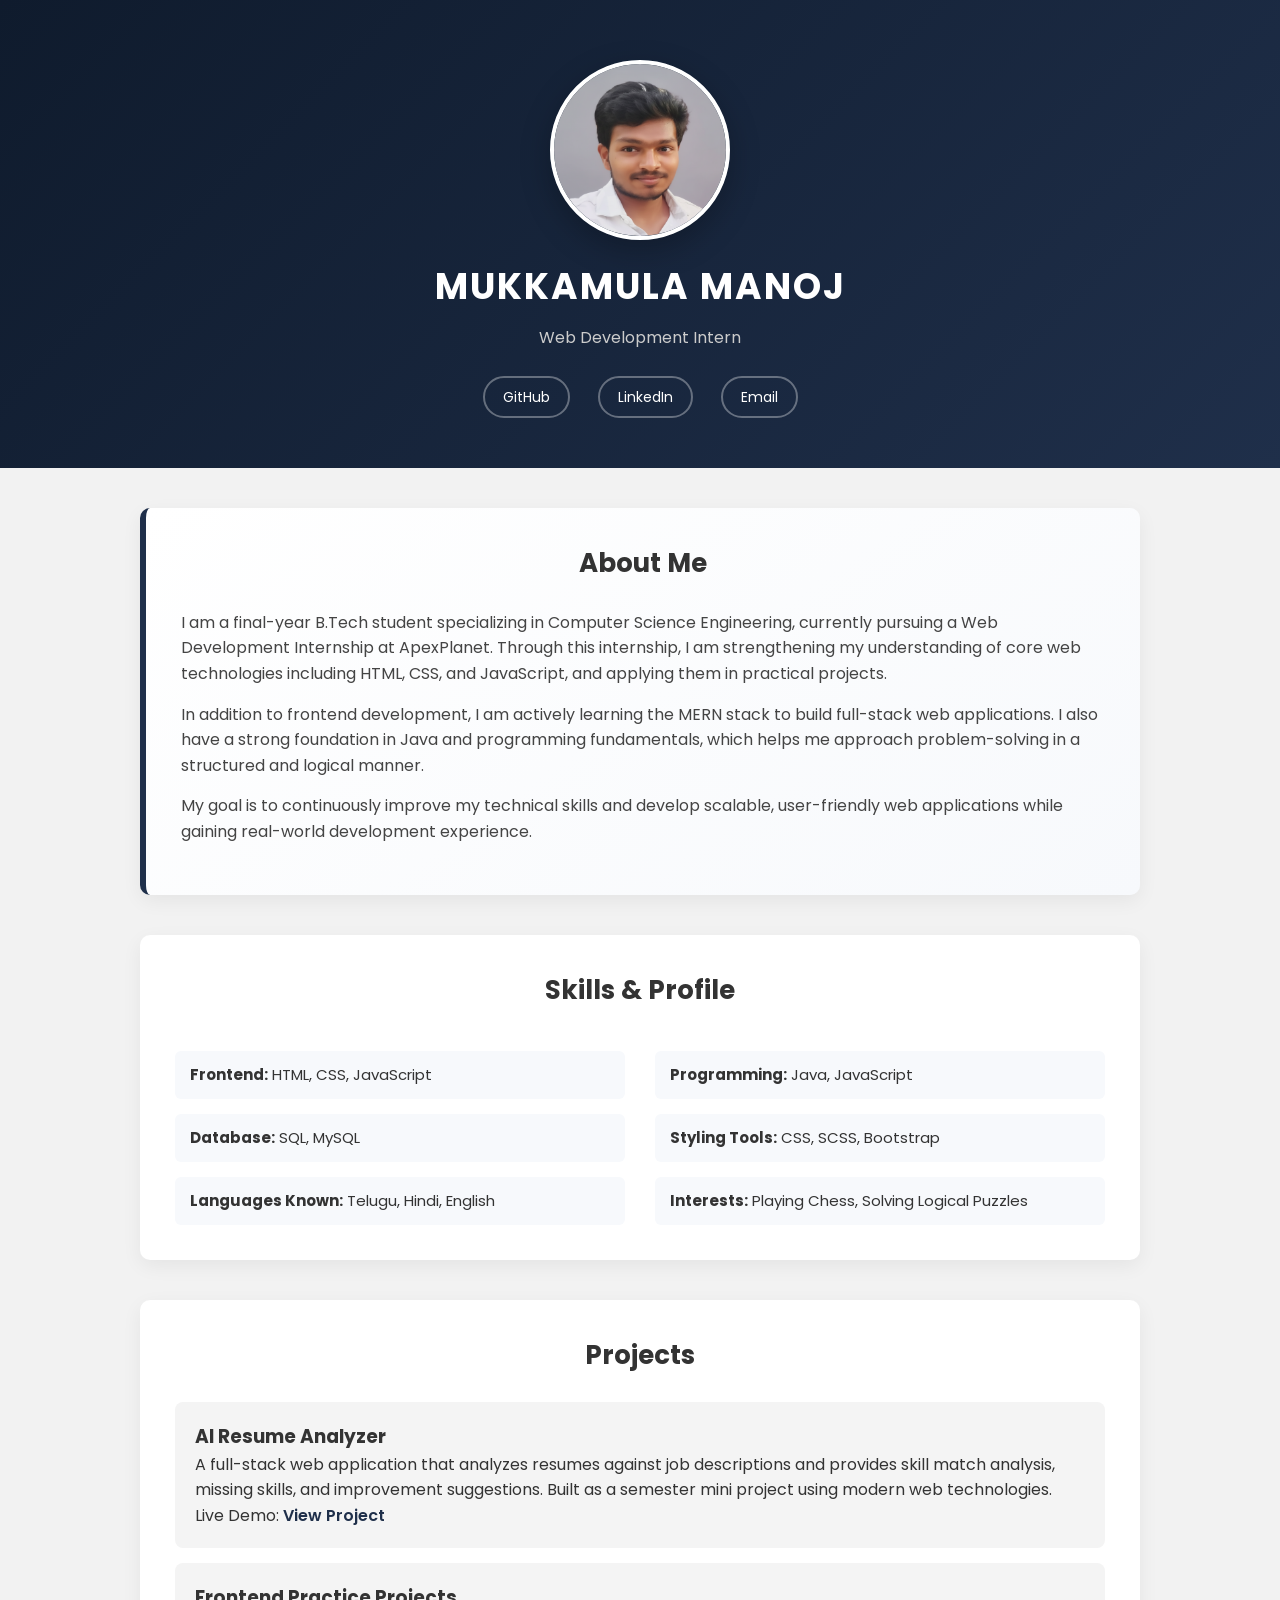
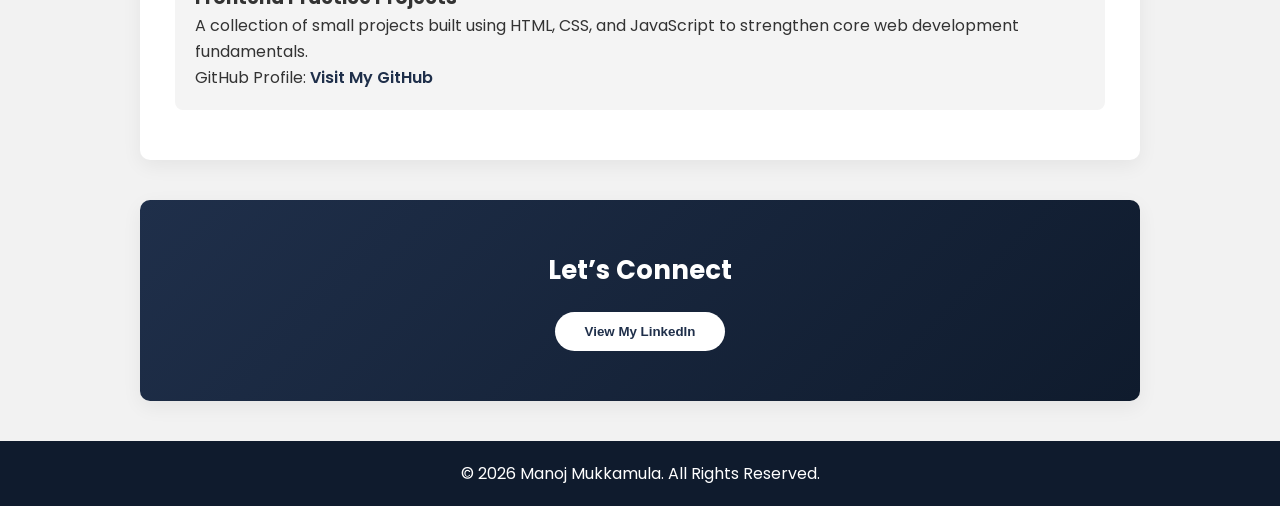
<file: Task 1/index.html>
<!doctype html>
<html lang="en">
  <head>
    <meta charset="UTF-8" />
    <meta name="viewport" content="width=device-width, initial-scale=1.0" />
    <title>Manoj Mukkamula | Web Development Intern</title>
    <link rel="stylesheet" href="style.css" />
    <link
      href="https://fonts.googleapis.com/css2?family=Poppins:wght@300;400;600&display=swap"
      rel="stylesheet"
    />
  </head>
  <body>
    <!-- Header Section -->
    <header>
      <img
        src="profile.png"
        alt="Manoj Mukkamula Profile Picture"
        class="profile-pic"
      />

      <h1>MUKKAMULA MANOJ</h1>
      <p>Web Development Intern</p>

      <nav>
        <a
          href="https://github.com/manoj-mukkamula"
          target="_blank"
          rel="noopener"
          >GitHub</a
        >
        <a
          href="https://www.linkedin.com/in/manoj-mukkamula-baa58a2a7/"
          target="_blank"
          rel="noopener"
          >LinkedIn</a
        >
        <a href="mailto:manojmukkamula2@gmail.com">Email</a>
      </nav>
    </header>

    <!-- About Section -->
    <section id="about">
      <h2>About Me</h2>

      <p>
        I am a final-year B.Tech student specializing in Computer Science
        Engineering, currently pursuing a Web Development Internship at
        ApexPlanet. Through this internship, I am strengthening my understanding
        of core web technologies including HTML, CSS, and JavaScript, and
        applying them in practical projects.
      </p>

      <p>
        In addition to frontend development, I am actively learning the MERN
        stack to build full-stack web applications. I also have a strong
        foundation in Java and programming fundamentals, which helps me approach
        problem-solving in a structured and logical manner.
      </p>

      <p>
        My goal is to continuously improve my technical skills and develop
        scalable, user-friendly web applications while gaining real-world
        development experience.
      </p>
    </section>

    <!-- Skills Section -->
    <section id="profile">
      <h2>Skills & Profile</h2>

      <p><strong>Frontend:</strong> HTML, CSS, JavaScript</p>
      <p><strong>Programming:</strong> Java, JavaScript</p>
      <p><strong>Database:</strong> SQL, MySQL</p>
      <p><strong>Styling Tools:</strong> CSS, SCSS, Bootstrap</p>
      <p><strong>Languages Known:</strong> Telugu, Hindi, English</p>
      <p><strong>Interests:</strong> Playing Chess, Solving Logical Puzzles</p>
    </section>

    <!-- Projects Section -->
    <section id="projects">
      <h2>Projects</h2>

      <div class="project-card">
        <h3>AI Resume Analyzer</h3>
        <p>
          A full-stack web application that analyzes resumes against job
          descriptions and provides skill match analysis, missing skills, and
          improvement suggestions. Built as a semester mini project using modern
          web technologies.
        </p>
        <p>
          Live Demo:
          <a
            href="https://ai-resume-analyzer-sahw.onrender.com/"
            target="_blank"
            rel="noopener"
          >
            View Project
          </a>
        </p>
      </div>

      <div class="project-card">
        <h3>Frontend Practice Projects</h3>
        <p>
          A collection of small projects built using HTML, CSS, and JavaScript
          to strengthen core web development fundamentals.
        </p>
        <p>
          GitHub Profile:
          <a
            href="https://github.com/manoj-mukkamula"
            target="_blank"
            rel="noopener"
          >
            Visit My GitHub
          </a>
        </p>
      </div>
    </section>

    <!-- Contact Section -->
    <section id="contact">
      <h2>Let’s Connect</h2>
      <button id="alertButton">View My LinkedIn</button>
    </section>

    <!-- Footer -->
    <footer>
      <p>© 2026 Manoj Mukkamula. All Rights Reserved.</p>
    </footer>

    <script src="script.js"></script>
  </body>
</html>
</file>
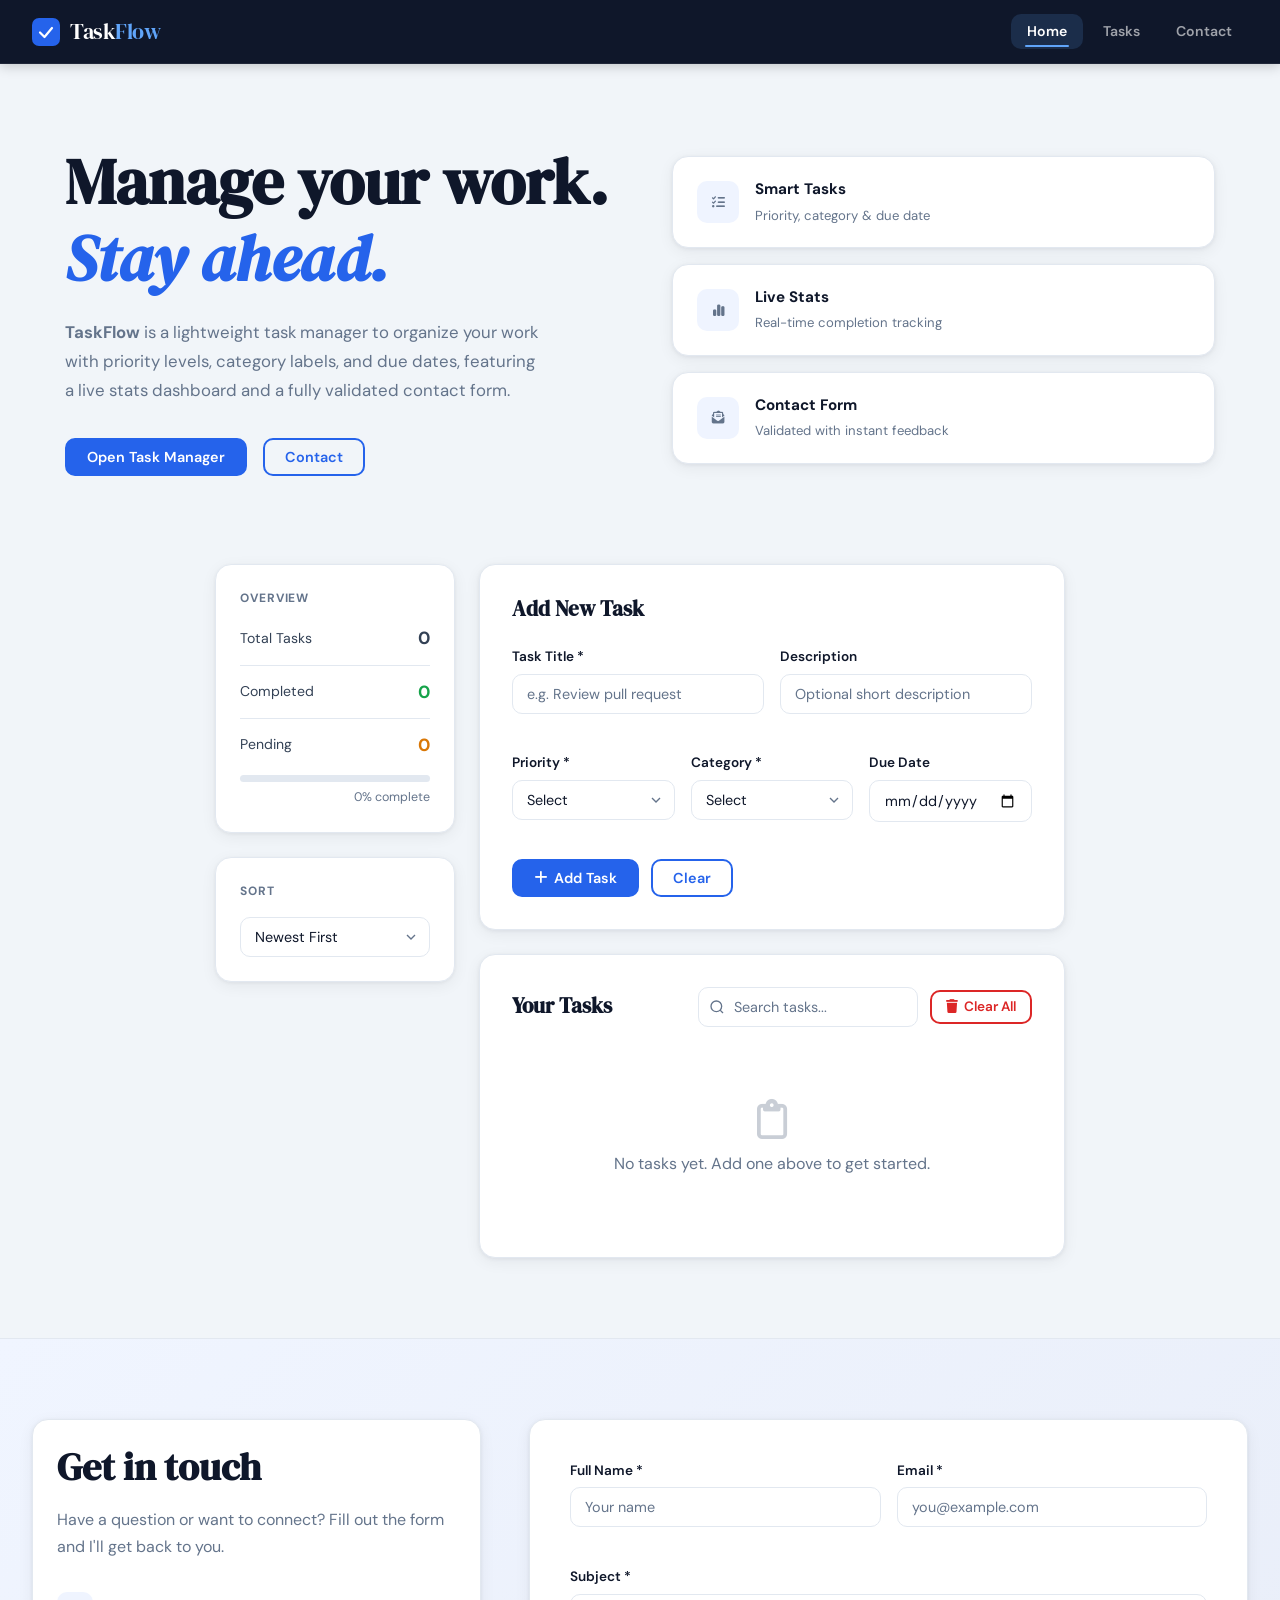
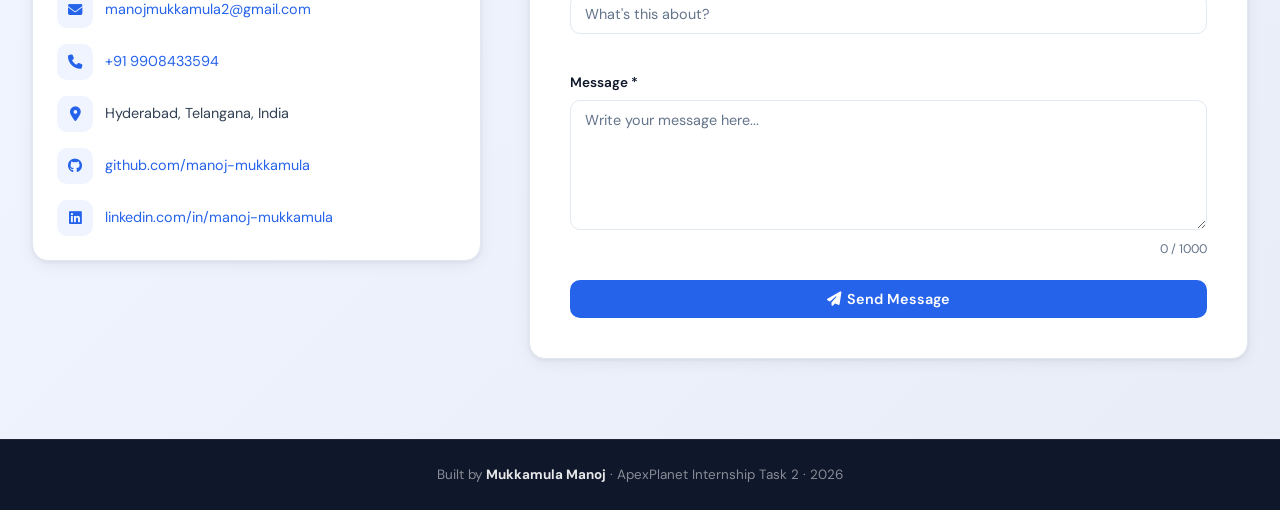
<file: Task 2/index.html>
<!doctype html>
<html lang="en">
  <head>
    <meta charset="UTF-8" />
    <meta name="viewport" content="width=device-width, initial-scale=1.0" />
    <meta name="description" content="TaskFlow — Task Manager & Contact Form" />
    <title>TaskFlow</title>
    <link rel="stylesheet" href="Style.css" />
    <link rel="preconnect" href="https://fonts.googleapis.com" />
    <link rel="preconnect" href="https://fonts.gstatic.com" crossorigin />
    <link
      href="https://fonts.googleapis.com/css2?family=DM+Serif+Display&family=DM+Sans:wght@300;400;500;600&display=swap"
      rel="stylesheet"
    />
    <link
      rel="stylesheet"
      href="https://cdnjs.cloudflare.com/ajax/libs/font-awesome/6.5.0/css/all.min.css"
    />
  </head>
  <body>
    <!-- navbar -->
    <header class="navbar" role="banner">
      <a href="#home" class="navbar__brand" aria-label="TaskFlow home">
        <svg
          width="28"
          height="28"
          viewBox="0 0 28 28"
          fill="none"
          aria-hidden="true"
        >
          <rect width="28" height="28" rx="7" fill="#2563eb" />
          <path
            d="M8 14.5L12.5 19L20 10"
            stroke="white"
            stroke-width="2.2"
            stroke-linecap="round"
            stroke-linejoin="round"
          />
        </svg>
        <span class="navbar__logo-text"
          >Task<span class="navbar__logo-accent">Flow</span></span
        >
      </a>

      <button
        class="navbar__toggle"
        id="navToggle"
        aria-label="Toggle menu"
        aria-expanded="false"
      >
        <span></span><span></span><span></span>
      </button>

      <nav id="navMenu" aria-label="Main navigation">
        <a href="#home" class="nav-link active">Home</a>
        <a href="#tasks" class="nav-link">Tasks</a>
        <a href="#contact" class="nav-link">Contact</a>
      </nav>
    </header>

    <!-- hero -->
    <section class="hero" id="home">
      <div class="hero__content">
        <h1 class="hero__heading">
          Manage your work.<br />
          <em>Stay ahead.</em>
        </h1>
        <p class="hero__sub">
          <b>TaskFlow</b> is a lightweight task manager to organize your work
          with priority levels, category labels, and due dates, featuring a live
          stats dashboard and a fully validated contact form.
        </p>
        <div class="hero__cta">
          <a href="#tasks" class="btn btn-primary">Open Task Manager</a>
          <a href="#contact" class="btn btn-ghost">Contact</a>
        </div>
      </div>

      <div class="hero__features" aria-hidden="true">
        <div class="feature-card">
          <span class="feature-icon"
            ><i class="fa-solid fa-list-check"></i
          ></span>
          <div>
            <strong>Smart Tasks</strong>
            <span>Priority, category &amp; due date</span>
          </div>
        </div>
        <div class="feature-card">
          <span class="feature-icon"
            ><i class="fa-solid fa-chart-simple"></i
          ></span>
          <div>
            <strong>Live Stats</strong>
            <span>Real-time completion tracking</span>
          </div>
        </div>
        <div class="feature-card">
          <span class="feature-icon"
            ><i class="fa-solid fa-envelope-open-text"></i
          ></span>
          <div>
            <strong>Contact Form</strong>
            <span>Validated with instant feedback</span>
          </div>
        </div>
      </div>
    </section>

    <!-- task manager -->
    <main class="page-grid" id="tasks">
      <aside aria-label="Task stats">
        <div class="panel">
          <p class="panel-label">Overview</p>
          <ul class="stats-list">
            <li><span>Total Tasks</span> <strong id="statTotal">0</strong></li>
            <li>
              <span>Completed</span>
              <strong id="statDone" class="clr-green">0</strong>
            </li>
            <li>
              <span>Pending</span>
              <strong id="statPending" class="clr-amber">0</strong>
            </li>
          </ul>
          <div
            class="progress-track"
            id="progressWrap"
            role="progressbar"
            aria-valuenow="0"
            aria-valuemin="0"
            aria-valuemax="100"
          >
            <div class="progress-fill" id="progressBar"></div>
          </div>
          <p class="progress-label" id="progressLabel">0% complete</p>
        </div>

        <div class="panel">
          <p class="panel-label">Sort</p>
          <select class="field" id="sortSelect">
            <option value="newest">Newest First</option>
            <option value="oldest">Oldest First</option>
            <option value="priority">Priority</option>
            <option value="az">A to Z</option>
          </select>
        </div>
      </aside>

      <section aria-label="Task manager">
        <!-- add task -->
        <div class="card" id="addTaskCard">
          <h2>Add New Task</h2>
          <form id="taskForm" novalidate>
            <div class="row-2">
              <div class="field-group">
                <label for="taskTitle">Task Title *</label>
                <input
                  type="text"
                  id="taskTitle"
                  class="field"
                  placeholder="e.g. Review pull request"
                  maxlength="80"
                  autocomplete="off"
                />
                <span class="err" id="taskTitleError"></span>
              </div>
              <div class="field-group">
                <label for="taskDesc">Description</label>
                <input
                  type="text"
                  id="taskDesc"
                  class="field"
                  placeholder="Optional short description"
                  maxlength="120"
                  autocomplete="off"
                />
              </div>
            </div>

            <div class="row-3">
              <div class="field-group">
                <label for="taskPriority">Priority *</label>
                <select id="taskPriority" class="field">
                  <option value="">Select</option>
                  <option value="high">High</option>
                  <option value="medium">Medium</option>
                  <option value="low">Low</option>
                </select>
                <span class="err" id="taskPriorityError"></span>
              </div>
              <div class="field-group">
                <label for="taskCategory">Category *</label>
                <select id="taskCategory" class="field">
                  <option value="">Select</option>
                  <option value="work">Work</option>
                  <option value="personal">Personal</option>
                  <option value="other">Other</option>
                </select>
                <span class="err" id="taskCategoryError"></span>
              </div>
              <div class="field-group">
                <label for="taskDue">Due Date</label>
                <input type="date" id="taskDue" class="field" />
              </div>
            </div>

            <div class="form-actions">
              <button type="submit" class="btn btn-primary">
                <i class="fa-solid fa-plus"></i> Add Task
              </button>
              <button type="button" class="btn btn-ghost" id="clearFormBtn">
                Clear
              </button>
            </div>
          </form>
        </div>

        <!-- task list -->
        <div class="card" id="taskListCard">
          <div class="card-header">
            <h2>Your Tasks</h2>
            <div class="list-controls">
              <input
                type="search"
                id="taskSearch"
                class="field search-field"
                placeholder="Search tasks..."
              />
              <button class="btn btn-danger" id="clearAllBtn">
                <i class="fa-solid fa-trash"></i> Clear All
              </button>
            </div>
          </div>

          <div class="empty-state" id="emptyState">
            <i class="fa-regular fa-clipboard"></i>
            <p>No tasks yet. Add one above to get started.</p>
          </div>

          <ul id="taskList" aria-label="Task list" aria-live="polite"></ul>
        </div>
      </section>
    </main>

    <!-- contact -->
    <section class="contact-section" id="contact">
      <div class="contact-grid">
        <div class="panel contact-info">
          <h2>Get in touch</h2>
          <p>
            Have a question or want to connect? Fill out the form and I'll get
            back to you.
          </p>
          <ul class="contact-list">
            <li>
              <i class="fa-solid fa-envelope"></i
              ><a href="mailto:manojmukkamula2@gmail.com"
                >manojmukkamula2@gmail.com</a
              >
            </li>
            <li>
              <i class="fa-solid fa-phone"></i
              ><a href="tel:+919908433594">+91 9908433594</a>
            </li>
            <li>
              <i class="fa-solid fa-location-dot"></i
              ><span>Hyderabad, Telangana, India</span>
            </li>
            <li>
              <i class="fa-brands fa-github"></i
              ><a
                href="https://github.com/manoj-mukkamula"
                target="_blank"
                rel="noopener"
                >github.com/manoj-mukkamula</a
              >
            </li>
            <li>
              <i class="fa-brands fa-linkedin"></i
              ><a
                href="https://www.linkedin.com/in/manoj-mukkamula-baa58a2a7/"
                target="_blank"
                rel="noopener"
                >linkedin.com/in/manoj-mukkamula</a
              >
            </li>
          </ul>
        </div>

        <div class="card contact-card">
          <div class="success-banner" id="successBanner" style="display: none">
            <i class="fa-solid fa-circle-check"></i>
            <div>
              <strong>Message sent!</strong>
              <p>I'll get back to you soon.</p>
            </div>
          </div>

          <form id="contactForm" novalidate>
            <div class="row-2">
              <div class="field-group">
                <label for="contactName">Full Name *</label>
                <input
                  type="text"
                  id="contactName"
                  class="field"
                  placeholder="Your name"
                  maxlength="60"
                  autocomplete="name"
                />
                <span class="err" id="contactNameError"></span>
              </div>
              <div class="field-group">
                <label for="contactEmail">Email *</label>
                <input
                  type="email"
                  id="contactEmail"
                  class="field"
                  placeholder="you@example.com"
                  maxlength="100"
                  autocomplete="email"
                />
                <span class="err" id="contactEmailError"></span>
              </div>
            </div>

            <div class="field-group">
              <label for="contactSubject">Subject *</label>
              <input
                type="text"
                id="contactSubject"
                class="field"
                placeholder="What's this about?"
                maxlength="100"
              />
              <span class="err" id="contactSubjectError"></span>
            </div>

            <div class="field-group">
              <label for="contactMessage">Message *</label>
              <textarea
                id="contactMessage"
                class="field textarea"
                placeholder="Write your message here..."
                rows="5"
                maxlength="1000"
              ></textarea>
              <div class="textarea-footer">
                <span class="err" id="contactMessageError"></span>
                <span class="char-count" id="contactCharCount">0 / 1000</span>
              </div>
            </div>

            <button
              type="submit"
              class="btn btn-primary btn-full"
              id="contactSubmitBtn"
            >
              <i class="fa-solid fa-paper-plane"></i> Send Message
            </button>
          </form>
        </div>
      </div>
    </section>

    <!-- footer -->
    <footer class="footer">
      <p>
        Built by <strong>Mukkamula Manoj</strong> &middot; ApexPlanet Internship
        Task 2 &middot; <span id="footerYear"></span>
      </p>
    </footer>

    <div class="toast" id="toast" aria-live="assertive"></div>

    <script src="script.js"></script>
  </body>
</html>
</file>
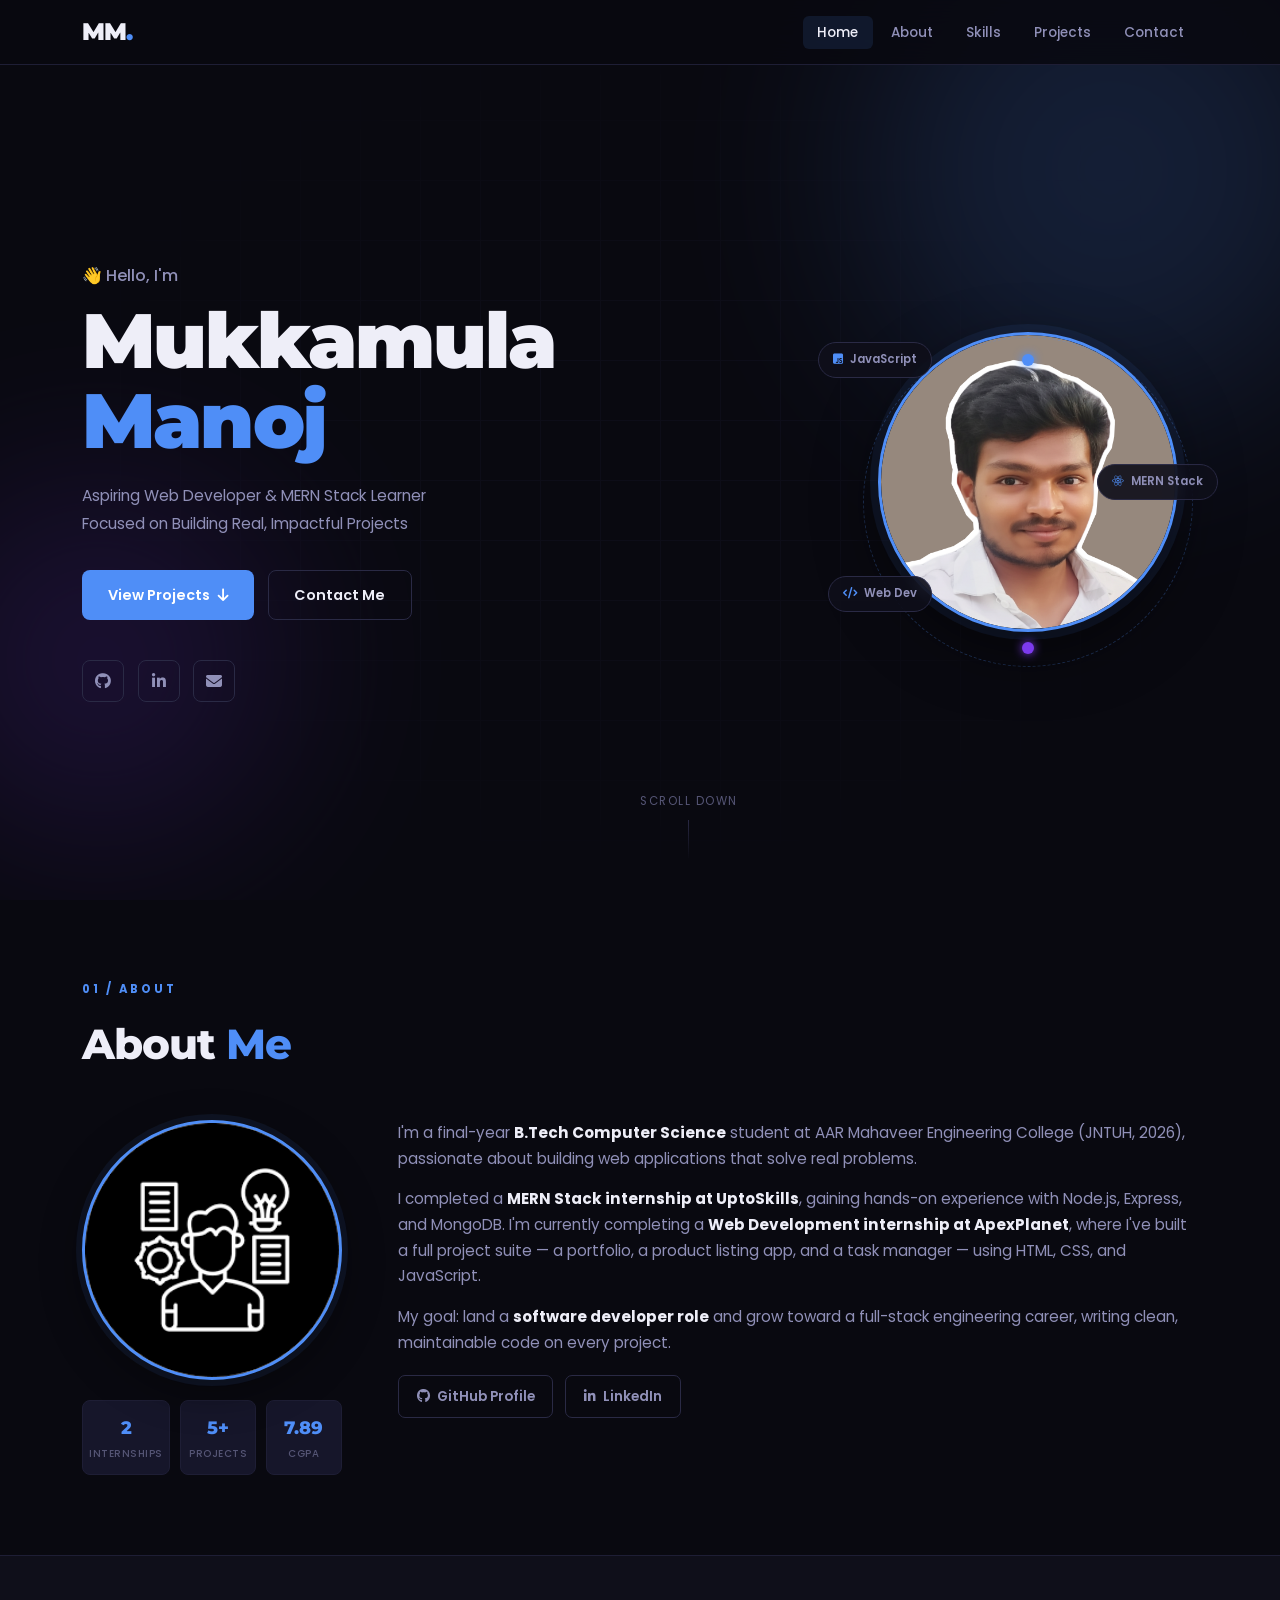
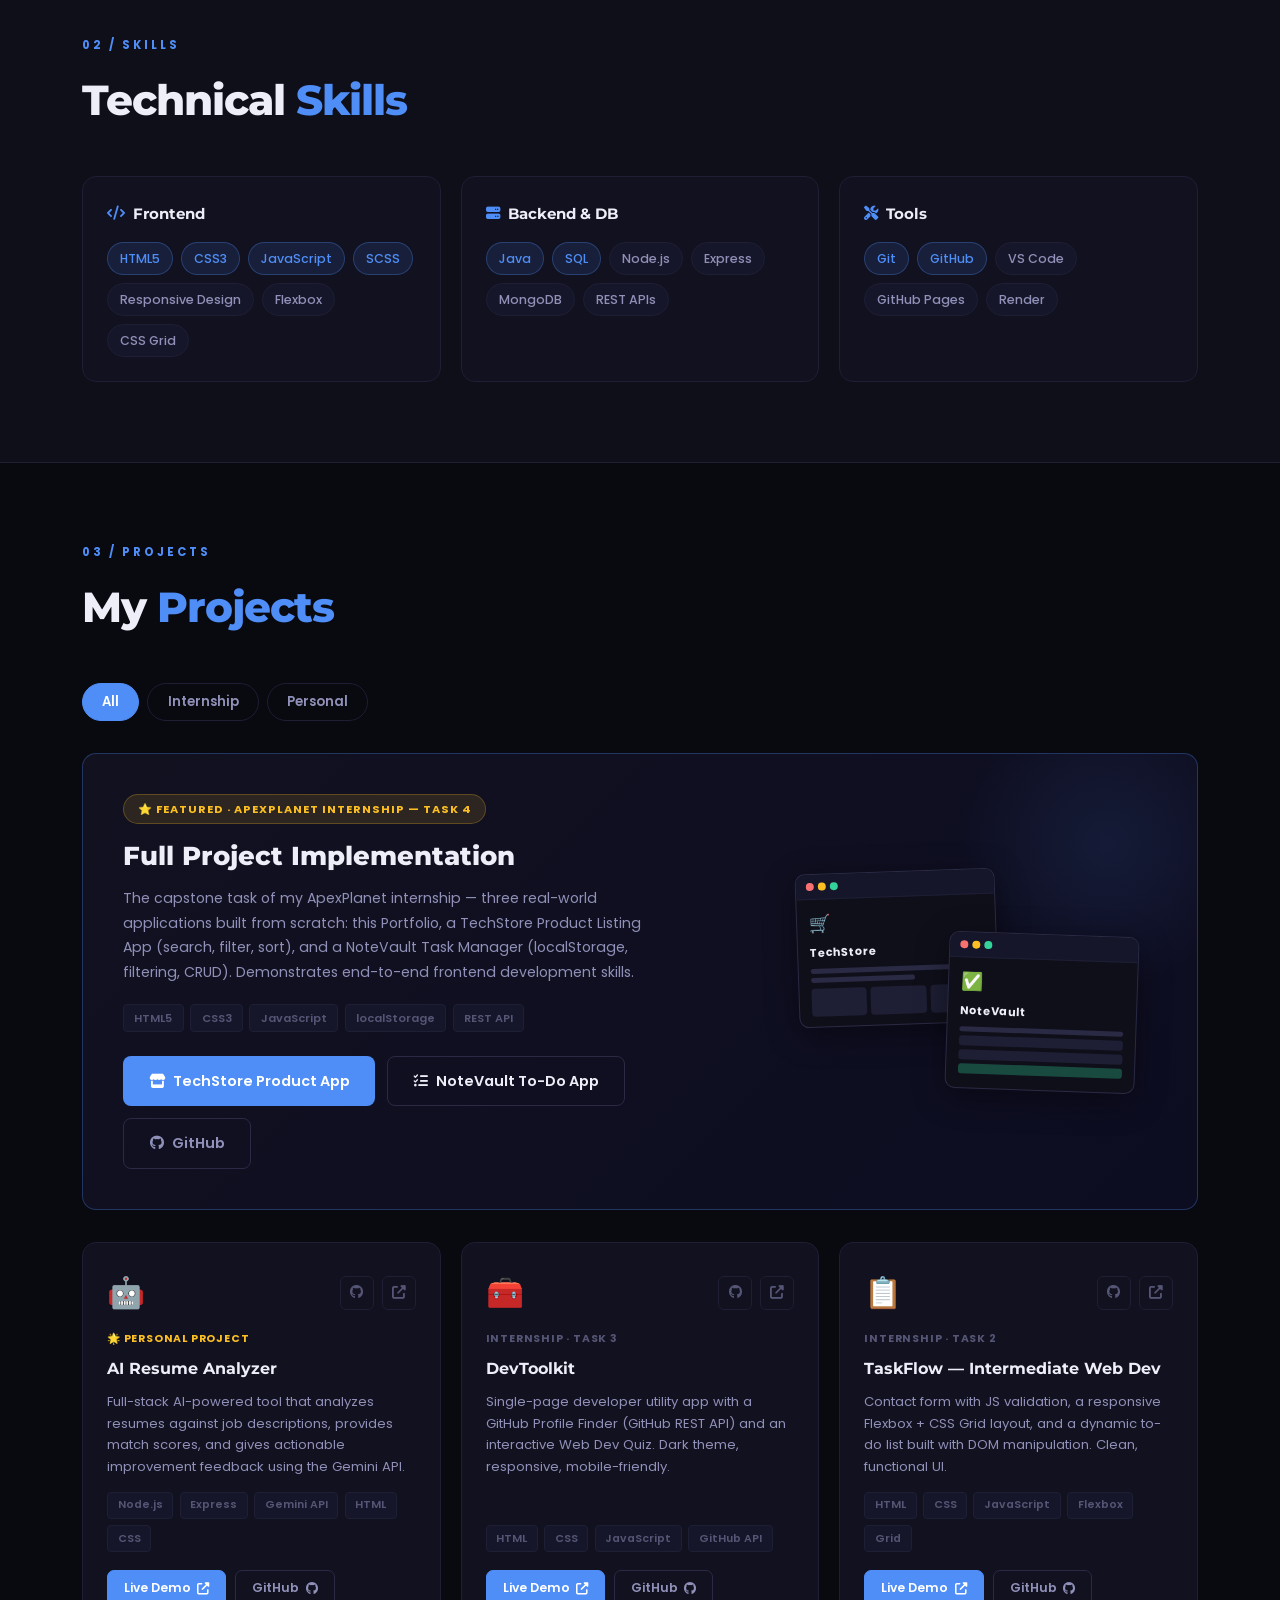
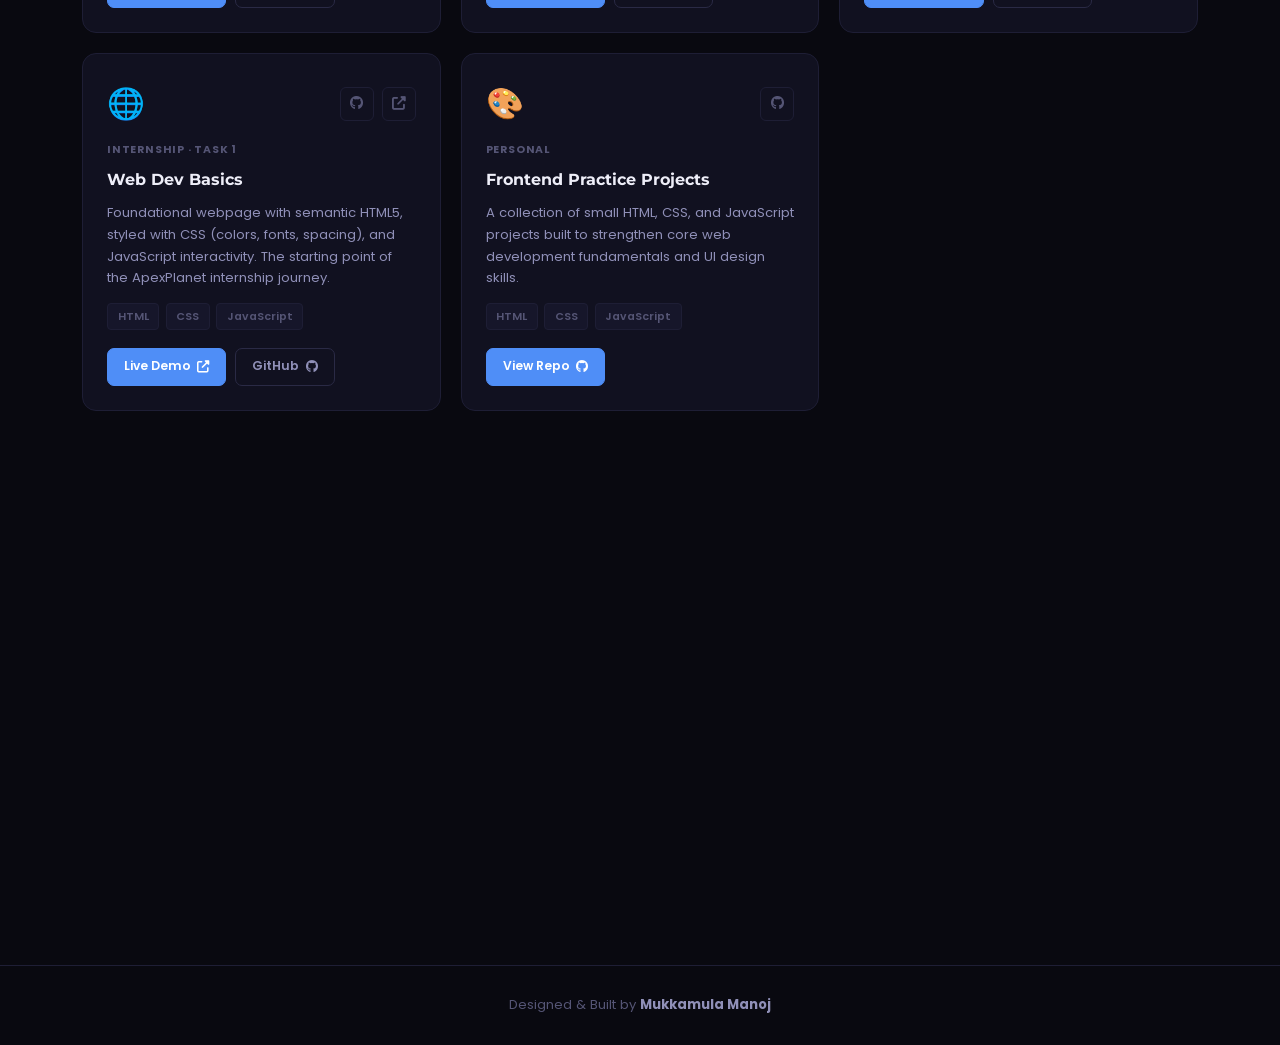
<file: Task 4/index.html>
<!DOCTYPE html>
<html lang="en">
<head>
  <meta charset="UTF-8"/>
  <meta name="viewport" content="width=device-width, initial-scale=1.0"/>
  <meta name="description" content="Mukkamula Manoj — Aspiring Web Developer & MERN Stack Learner. Portfolio showcasing projects, skills and internship work."/>
  <title>Mukkamula Manoj — Portfolio</title>
  <link rel="stylesheet" href="style.css"/>
  <link href="https://fonts.googleapis.com/css2?family=Poppins:wght@300;400;500;600;700&family=Montserrat:wght@700;800;900&display=swap" rel="stylesheet"/>
  <link rel="stylesheet" href="https://cdnjs.cloudflare.com/ajax/libs/font-awesome/6.5.0/css/all.min.css"/>
</head>
<body>

  <!-- ========== NAVBAR ========== -->
  <nav class="navbar" id="navbar">
    <div class="nav-inner">
      <a href="#home" class="nav-logo">MM<span>.</span></a>
      <ul class="nav-links" id="nav-links">
        <li><a href="#home"     class="nav-link">Home</a></li>
        <li><a href="#about"    class="nav-link">About</a></li>
        <li><a href="#skills"   class="nav-link">Skills</a></li>
        <li><a href="#projects" class="nav-link">Projects</a></li>
        <li><a href="#contact"  class="nav-link">Contact</a></li>
      </ul>
      <button class="hamburger" id="hamburger" aria-label="Toggle menu">
        <span></span><span></span><span></span>
      </button>
    </div>
  </nav>

  <!-- ========== HERO ========== -->
  <section class="hero" id="home">
    <div class="hero-bg">
      <div class="blob blob-1"></div>
      <div class="blob blob-2"></div>
      <div class="grid-overlay"></div>
    </div>

    <div class="hero-inner">
      <!-- Left: Text -->
      <div class="hero-content">
        <p class="hero-greeting">👋 Hello, I'm</p>
        <h1 class="hero-name">Mukkamula<br/><span>Manoj</span></h1>
        <p class="hero-tagline">Aspiring Web Developer &amp; MERN Stack Learner<br/>Focused on Building Real, Impactful Projects</p>
        <div class="hero-actions">
          <a href="#projects" class="btn btn-primary">View Projects <i class="fas fa-arrow-down"></i></a>
          <a href="#contact"  class="btn btn-outline">Contact Me</a>
        </div>
        <div class="hero-socials">
          <a href="https://github.com/manoj-mukkamula" target="_blank" rel="noopener" aria-label="GitHub"><i class="fab fa-github"></i></a>
          <a href="https://www.linkedin.com/in/manoj-mukkamula/" target="_blank" rel="noopener" aria-label="LinkedIn"><i class="fab fa-linkedin-in"></i></a>
          <a href="mailto:mukkamulamanoj@gmail.com" aria-label="Email"><i class="fas fa-envelope"></i></a>
        </div>
      </div>

      <!-- Right: Profile Image -->
      <div class="hero-visual">
        <div class="hero-img-wrap">
          <img src="images/img1.png" alt="Mukkamula Manoj" class="hero-photo"/>
          <div class="hero-img-ring"></div>
          <div class="hero-img-dot dot-1"></div>
          <div class="hero-img-dot dot-2"></div>
        </div>
        <!-- Floating tech badges -->
        <div class="hero-badge badge-1"><i class="fab fa-js-square"></i> JavaScript</div>
        <div class="hero-badge badge-2"><i class="fab fa-react"></i> MERN Stack</div>
        <div class="hero-badge badge-3"><i class="fas fa-code"></i> Web Dev</div>
      </div>
    </div>

    <div class="hero-scroll">
      <span>Scroll down</span>
      <div class="scroll-line"></div>
    </div>
  </section>

  <!-- ========== ABOUT ========== -->
  <section class="section" id="about">
    <div class="container">
      <div class="section-label">01 / About</div>
      <h2 class="section-title">About <span>Me</span></h2>
      <div class="about-grid">

        <!-- Avatar + Stats -->
        <div class="about-avatar">
          <div class="avatar-box">
            <img src="images/img2.png" alt="Mukkamula Manoj" class="avatar-photo"/>
          </div>
          <div class="avatar-stats">
            <div class="stat"><strong>2</strong><span>Internships</span></div>
            <div class="stat"><strong>5+</strong><span>Projects</span></div>
            <div class="stat"><strong>7.89</strong><span>CGPA</span></div>
          </div>
        </div>

        <!-- Text -->
        <div class="about-text">
          <p>I'm a final-year <strong>B.Tech Computer Science</strong> student at AAR Mahaveer Engineering College (JNTUH, 2026), passionate about building web applications that solve real problems.</p>
          <p>I completed a <strong>MERN Stack internship at UptoSkills</strong>, gaining hands-on experience with Node.js, Express, and MongoDB. I'm currently completing a <strong>Web Development internship at ApexPlanet</strong>, where I've built a full project suite — a portfolio, a product listing app, and a task manager — using HTML, CSS, and JavaScript.</p>
          <p>My goal: land a <strong>software developer role</strong> and grow toward a full-stack engineering career, writing clean, maintainable code on every project.</p>
          <div class="about-links">
            <a href="https://github.com/manoj-mukkamula" target="_blank" class="about-link">
              <i class="fab fa-github"></i> GitHub Profile
            </a>
            <a href="https://www.linkedin.com/in/manoj-mukkamula/" target="_blank" class="about-link">
              <i class="fab fa-linkedin-in"></i> LinkedIn
            </a>
          </div>
        </div>
      </div>
    </div>
  </section>

  <!-- ========== SKILLS ========== -->
  <section class="section section-alt" id="skills">
    <div class="container">
      <div class="section-label">02 / Skills</div>
      <h2 class="section-title">Technical <span>Skills</span></h2>
      <div class="skills-grid">

        <div class="skill-category">
          <h3 class="skill-cat-title"><i class="fas fa-code"></i> Frontend</h3>
          <div class="skill-tags">
            <span class="skill-tag primary">HTML5</span>
            <span class="skill-tag primary">CSS3</span>
            <span class="skill-tag primary">JavaScript</span>
            <span class="skill-tag primary">SCSS</span>
            <span class="skill-tag">Responsive Design</span>
            <span class="skill-tag">Flexbox</span>
            <span class="skill-tag">CSS Grid</span>
          </div>
        </div>

        <div class="skill-category">
          <h3 class="skill-cat-title"><i class="fas fa-server"></i> Backend &amp; DB</h3>
          <div class="skill-tags">
            <span class="skill-tag primary">Java</span>
            <span class="skill-tag primary">SQL</span>
            <span class="skill-tag">Node.js</span>
            <span class="skill-tag">Express</span>
            <span class="skill-tag">MongoDB</span>
            <span class="skill-tag">REST APIs</span>
          </div>
        </div>

        <div class="skill-category">
          <h3 class="skill-cat-title"><i class="fas fa-tools"></i> Tools</h3>
          <div class="skill-tags">
            <span class="skill-tag primary">Git</span>
            <span class="skill-tag primary">GitHub</span>
            <span class="skill-tag">VS Code</span>
            <span class="skill-tag">GitHub Pages</span>
            <span class="skill-tag">Render</span>
          </div>
        </div>

      </div>
    </div>
  </section>

  <!-- ========== PROJECTS ========== -->
  <section class="section" id="projects">
    <div class="container">
      <div class="section-label">03 / Projects</div>
      <h2 class="section-title">My <span>Projects</span></h2>

      <!-- Filter Tabs -->
      <div class="project-tabs">
        <button class="tab-btn active" data-filter="all">All</button>
        <button class="tab-btn" data-filter="internship">Internship</button>
        <button class="tab-btn" data-filter="personal">Personal</button>
      </div>

      <!-- ── FEATURED: Task 4 full-width banner ── -->
      <div class="featured-banner" data-category="internship" id="featured-task4">
        <div class="featured-banner-left">
          <div class="featured-meta">
            <span class="featured-pill">⭐ Featured · ApexPlanet Internship — Task 4</span>
          </div>
          <h3 class="featured-title">Full Project Implementation</h3>
          <p class="featured-desc">The capstone task of my ApexPlanet internship — three real-world applications built from scratch: this Portfolio, a TechStore Product Listing App (search, filter, sort), and a NoteVault Task Manager (localStorage, filtering, CRUD). Demonstrates end-to-end frontend development skills.</p>
          <div class="featured-tech">
            <span>HTML5</span><span>CSS3</span><span>JavaScript</span><span>localStorage</span><span>REST API</span>
          </div>
          <div class="featured-actions">
            <a href="product-app.html" class="btn btn-primary"><i class="fas fa-store"></i> TechStore Product App</a>
            <a href="todo-app.html"    class="btn btn-outline"><i class="fas fa-list-check"></i> NoteVault To-Do App</a>
            <a href="https://github.com/manoj-mukkamula/ApexPlanet-Internship/tree/main/Task%204" target="_blank" class="btn btn-ghost"><i class="fab fa-github"></i> GitHub</a>
          </div>
        </div>
        <div class="featured-banner-right">
          <div class="featured-preview">
            <div class="preview-card preview-card-1">
              <div class="preview-header"><span class="pv-dot r"></span><span class="pv-dot y"></span><span class="pv-dot g"></span></div>
              <div class="preview-body">
                <div class="pv-icon">🛒</div>
                <div class="pv-title">TechStore</div>
                <div class="pv-line"></div><div class="pv-line short"></div>
                <div class="pv-grid">
                  <div class="pv-card"></div><div class="pv-card"></div><div class="pv-card"></div>
                </div>
              </div>
            </div>
            <div class="preview-card preview-card-2">
              <div class="preview-header"><span class="pv-dot r"></span><span class="pv-dot y"></span><span class="pv-dot g"></span></div>
              <div class="preview-body">
                <div class="pv-icon">✅</div>
                <div class="pv-title">NoteVault</div>
                <div class="pv-line"></div>
                <div class="pv-task"></div><div class="pv-task"></div><div class="pv-task done"></div>
              </div>
            </div>
          </div>
        </div>
      </div>

      <!-- ── REGULAR PROJECT GRID ── -->
      <div class="projects-grid" id="projects-grid">

        <!-- AI Resume Analyzer -->
        <div class="project-card" data-category="personal">
          <div class="project-top">
            <div class="project-icon">🤖</div>
            <div class="project-links">
              <a href="https://github.com/manoj-mukkamula/AI-Resume-Analyzer" target="_blank" title="GitHub"><i class="fab fa-github"></i></a>
              <a href="https://ai-resume-analyzer-sahw.onrender.com/" target="_blank" title="Live Demo"><i class="fas fa-external-link-alt"></i></a>
            </div>
          </div>
          <span class="project-badge personal-badge">🌟 Personal Project</span>
          <h3 class="project-name">AI Resume Analyzer</h3>
          <p class="project-desc">Full-stack AI-powered tool that analyzes resumes against job descriptions, provides match scores, and gives actionable improvement feedback using the Gemini API.</p>
          <div class="project-tech">
            <span>Node.js</span><span>Express</span><span>Gemini API</span><span>HTML</span><span>CSS</span>
          </div>
          <div class="project-actions">
            <a href="https://ai-resume-analyzer-sahw.onrender.com/" target="_blank" class="project-btn primary">Live Demo <i class="fas fa-external-link-alt"></i></a>
            <a href="https://github.com/manoj-mukkamula/AI-Resume-Analyzer" target="_blank" class="project-btn">GitHub <i class="fab fa-github"></i></a>
          </div>
        </div>

        <!-- Task 3 - DevToolkit -->
        <div class="project-card" data-category="internship">
          <div class="project-top">
            <div class="project-icon">🧰</div>
            <div class="project-links">
              <a href="https://github.com/manoj-mukkamula/ApexPlanet-Internship/tree/main/Task%203" target="_blank" title="GitHub"><i class="fab fa-github"></i></a>
              <a href="https://manoj-mukkamula.github.io/ApexPlanet-Internship/Task%203/" target="_blank" title="Live Demo"><i class="fas fa-external-link-alt"></i></a>
            </div>
          </div>
          <span class="project-badge">Internship · Task 3</span>
          <h3 class="project-name">DevToolkit</h3>
          <p class="project-desc">Single-page developer utility app with a GitHub Profile Finder (GitHub REST API) and an interactive Web Dev Quiz. Dark theme, responsive, mobile-friendly.</p>
          <div class="project-tech">
            <span>HTML</span><span>CSS</span><span>JavaScript</span><span>GitHub API</span>
          </div>
          <div class="project-actions">
            <a href="https://manoj-mukkamula.github.io/ApexPlanet-Internship/Task%203/" target="_blank" class="project-btn primary">Live Demo <i class="fas fa-external-link-alt"></i></a>
            <a href="https://github.com/manoj-mukkamula/ApexPlanet-Internship/tree/main/Task%203" target="_blank" class="project-btn">GitHub <i class="fab fa-github"></i></a>
          </div>
        </div>

        <!-- Task 2 - TaskFlow -->
        <div class="project-card" data-category="internship">
          <div class="project-top">
            <div class="project-icon">📋</div>
            <div class="project-links">
              <a href="https://github.com/manoj-mukkamula/ApexPlanet-Internship/tree/main/Task%202" target="_blank" title="GitHub"><i class="fab fa-github"></i></a>
              <a href="https://manoj-mukkamula.github.io/ApexPlanet-Internship/Task%202/" target="_blank" title="Live Demo"><i class="fas fa-external-link-alt"></i></a>
            </div>
          </div>
          <span class="project-badge">Internship · Task 2</span>
          <h3 class="project-name">TaskFlow — Intermediate Web Dev</h3>
          <p class="project-desc">Contact form with JS validation, a responsive Flexbox + CSS Grid layout, and a dynamic to-do list built with DOM manipulation. Clean, functional UI.</p>
          <div class="project-tech">
            <span>HTML</span><span>CSS</span><span>JavaScript</span><span>Flexbox</span><span>Grid</span>
          </div>
          <div class="project-actions">
            <a href="https://manoj-mukkamula.github.io/ApexPlanet-Internship/Task%202/" target="_blank" class="project-btn primary">Live Demo <i class="fas fa-external-link-alt"></i></a>
            <a href="https://github.com/manoj-mukkamula/ApexPlanet-Internship/tree/main/Task%202" target="_blank" class="project-btn">GitHub <i class="fab fa-github"></i></a>
          </div>
        </div>

        <!-- Task 1 - Web Dev Basics -->
        <div class="project-card" data-category="internship">
          <div class="project-top">
            <div class="project-icon">🌐</div>
            <div class="project-links">
              <a href="https://github.com/manoj-mukkamula/ApexPlanet-Internship/tree/main/Task%201" target="_blank" title="GitHub"><i class="fab fa-github"></i></a>
              <a href="https://manoj-mukkamula.github.io/ApexPlanet-Internship/Task%201/" target="_blank" title="Live Demo"><i class="fas fa-external-link-alt"></i></a>
            </div>
          </div>
          <span class="project-badge">Internship · Task 1</span>
          <h3 class="project-name">Web Dev Basics</h3>
          <p class="project-desc">Foundational webpage with semantic HTML5, styled with CSS (colors, fonts, spacing), and JavaScript interactivity. The starting point of the ApexPlanet internship journey.</p>
          <div class="project-tech">
            <span>HTML</span><span>CSS</span><span>JavaScript</span>
          </div>
          <div class="project-actions">
            <a href="https://manoj-mukkamula.github.io/ApexPlanet-Internship/Task%201/" target="_blank" class="project-btn primary">Live Demo <i class="fas fa-external-link-alt"></i></a>
            <a href="https://github.com/manoj-mukkamula/ApexPlanet-Internship/tree/main/Task%201" target="_blank" class="project-btn">GitHub <i class="fab fa-github"></i></a>
          </div>
        </div>

        <!-- Frontend Practice -->
        <div class="project-card" data-category="personal">
          <div class="project-top">
            <div class="project-icon">🎨</div>
            <div class="project-links">
              <a href="https://github.com/manoj-mukkamula/Cohort-2_0" target="_blank" title="GitHub"><i class="fab fa-github"></i></a>
            </div>
          </div>
          <span class="project-badge">Personal</span>
          <h3 class="project-name">Frontend Practice Projects</h3>
          <p class="project-desc">A collection of small HTML, CSS, and JavaScript projects built to strengthen core web development fundamentals and UI design skills.</p>
          <div class="project-tech">
            <span>HTML</span><span>CSS</span><span>JavaScript</span>
          </div>
          <div class="project-actions">
            <a href="https://github.com/manoj-mukkamula/Cohort-2_0" target="_blank" class="project-btn primary">View Repo <i class="fab fa-github"></i></a>
          </div>
        </div>

      </div>
    </div>
  </section>

  <!-- ========== CONTACT ========== -->
  <section class="section section-alt" id="contact">
    <div class="container">
      <div class="section-label">04 / Contact</div>
      <h2 class="section-title">Get In <span>Touch</span></h2>
      <p class="contact-intro">I'm open to fresher developer opportunities, internships, and collaborations. Feel free to reach out!</p>
      <div class="contact-grid">
        <a href="mailto:mukkamulamanoj@gmail.com" class="contact-card">
          <i class="fas fa-envelope"></i>
          <div>
            <strong>Email</strong>
            <span>mukkamulamanoj@gmail.com</span>
          </div>
        </a>
        <a href="https://www.linkedin.com/in/manoj-mukkamula/" target="_blank" class="contact-card">
          <i class="fab fa-linkedin-in"></i>
          <div>
            <strong>LinkedIn</strong>
            <span>manoj-mukkamula</span>
          </div>
        </a>
        <a href="https://github.com/manoj-mukkamula" target="_blank" class="contact-card">
          <i class="fab fa-github"></i>
          <div>
            <strong>GitHub</strong>
            <span>manoj-mukkamula</span>
          </div>
        </a>
      </div>
    </div>
  </section>

  <!-- ========== FOOTER ========== -->
  <footer class="footer">
    <div class="container">
      <p>Designed &amp; Built by <strong>Mukkamula Manoj</strong></p>
    </div>
  </footer>

  <script src="script.js"></script>
</body>
</html>
</file>
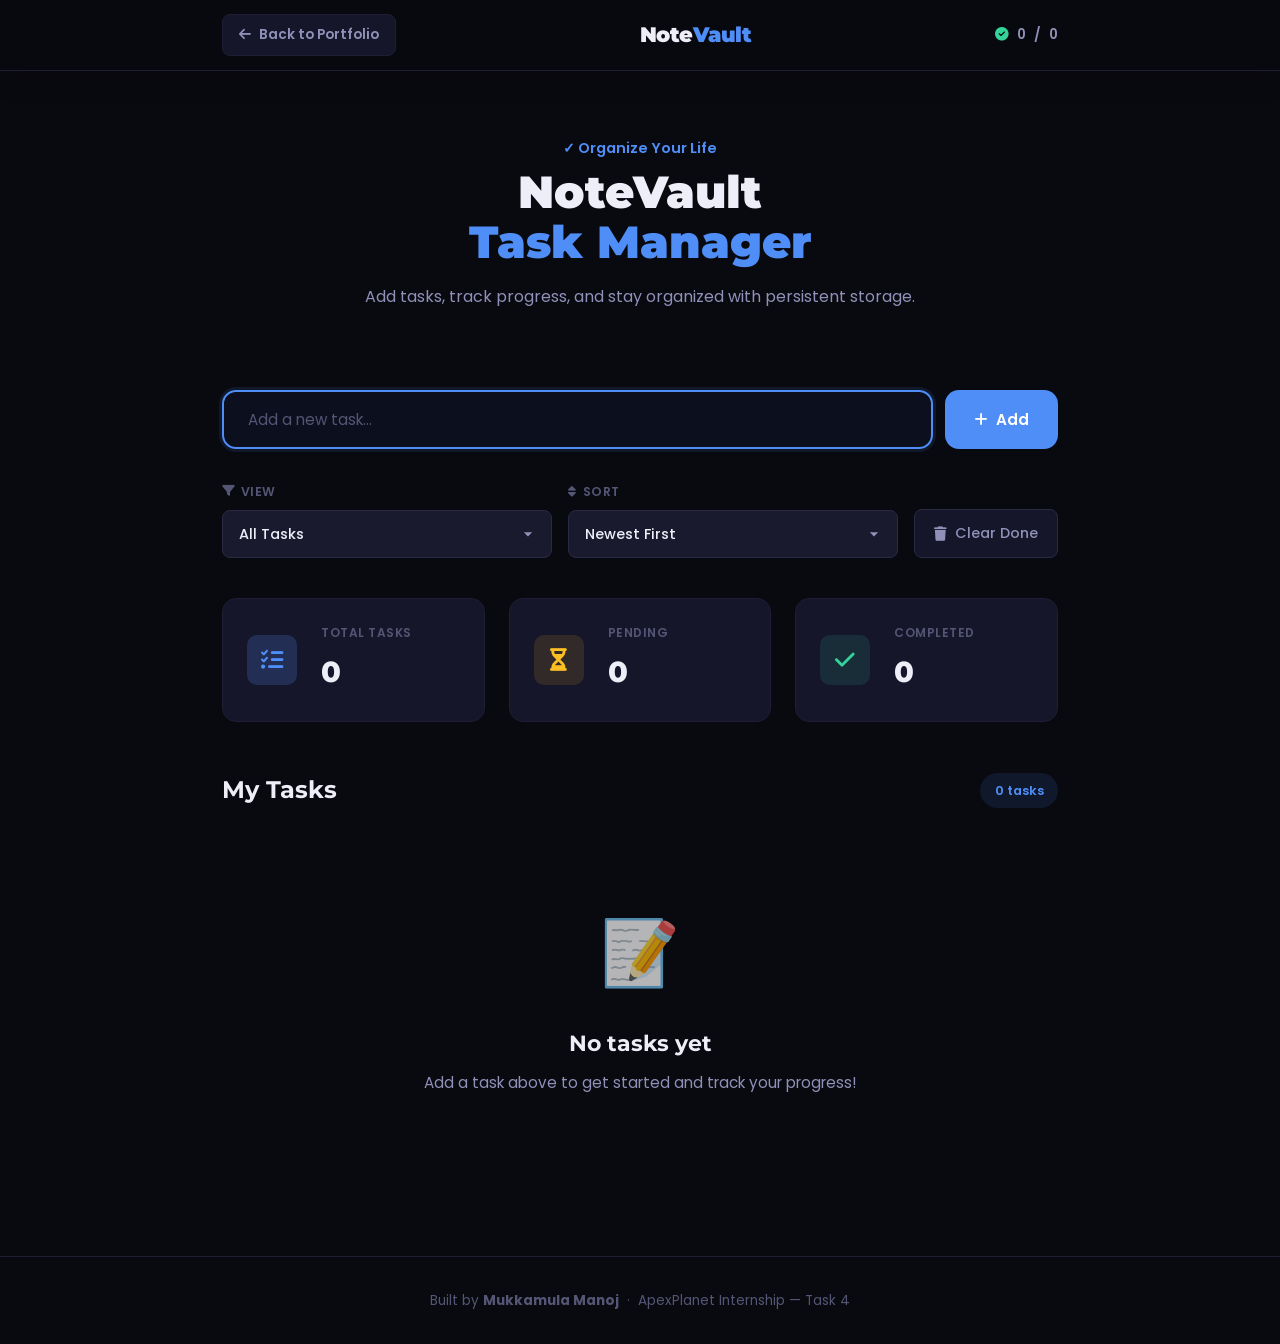
<file: Task 4/todo-app.html>
<!DOCTYPE html>
<html lang="en">
<head>
  <meta charset="UTF-8" />
  <meta name="viewport" content="width=device-width, initial-scale=1.0"/>
  <title>NoteVault — Task Manager</title>
  <link rel="stylesheet" href="todo.css"/>
  <link href="https://fonts.googleapis.com/css2?family=Poppins:wght@300;400;500;600;700;800&family=Montserrat:wght@400;600;700;800&display=swap" rel="stylesheet"/>
  <link rel="stylesheet" href="https://cdnjs.cloudflare.com/ajax/libs/font-awesome/6.5.0/css/all.min.css"/>
</head>
<body>

  <!-- HEADER -->
  <header class="header">
    <div class="header-inner">
      <a href="index.html" class="back-btn">
        <i class="fas fa-arrow-left"></i> Back to Portfolio
      </a>
      <div class="logo">Note<span>Vault</span></div>
      <div class="stats">
        <span class="stat-item">
          <i class="fas fa-check-circle"></i>
          <span id="completed-count">0</span>/<span id="total-count">0</span>
        </span>
      </div>
    </div>
  </header>

  <!-- HERO SECTION -->
  <section class="hero">
    <div class="hero-content">
      <p class="hero-tag">✓ Organize Your Life</p>
      <h1>NoteVault<br/><span>Task Manager</span></h1>
      <p class="hero-sub">Add tasks, track progress, and stay organized with persistent storage.</p>
    </div>
  </section>

  <!-- MAIN CONTENT -->
  <main class="container">
    <div class="todo-wrapper">

      <!-- INPUT SECTION -->
      <section class="input-section">
        <div class="input-group">
          <input type="text" id="task-input" placeholder="Add a new task..." autocomplete="off" />
          <button id="add-btn" class="add-btn" title="Add task">
            <i class="fas fa-plus"></i> Add
          </button>
        </div>
      </section>

      <!-- CONTROLS ROW -->
      <section class="controls-row">
        <div class="control-group">
          <label class="control-label">
            <i class="fas fa-filter"></i> View
          </label>
          <select id="filter-select" class="control-select">
            <option value="all">All Tasks</option>
            <option value="pending">Pending</option>
            <option value="completed">Completed</option>
          </select>
        </div>

        <div class="control-group">
          <label class="control-label">
            <i class="fas fa-sort"></i> Sort
          </label>
          <select id="sort-select" class="control-select">
            <option value="date-desc">Newest First</option>
            <option value="date-asc">Oldest First</option>
            <option value="a-z">A → Z</option>
          </select>
        </div>

        <button id="clear-completed-btn" class="btn-secondary danger" title="Clear completed tasks">
          <i class="fas fa-trash"></i> Clear Done
        </button>
      </section>

      <!-- STATISTICS -->
      <section class="stats-section">
        <div class="stat-card">
          <div class="stat-icon total">
            <i class="fas fa-tasks"></i>
          </div>
          <div class="stat-info">
            <div class="stat-label">Total Tasks</div>
            <div class="stat-value" id="stat-total">0</div>
          </div>
        </div>
        <div class="stat-card">
          <div class="stat-icon active">
            <i class="fas fa-hourglass-half"></i>
          </div>
          <div class="stat-info">
            <div class="stat-label">Pending</div>
            <div class="stat-value" id="stat-pending">0</div>
          </div>
        </div>
        <div class="stat-card">
          <div class="stat-icon done">
            <i class="fas fa-check"></i>
          </div>
          <div class="stat-info">
            <div class="stat-label">Completed</div>
            <div class="stat-value" id="stat-completed">0</div>
          </div>
        </div>
      </section>

      <!-- TASK LIST -->
      <section class="tasks-section">
        <div class="tasks-header">
          <h2>My Tasks</h2>
          <span class="task-count-badge" id="task-count-badge">0 tasks</span>
        </div>

        <!-- TASK LIST -->
        <ul class="tasks-list" id="tasks-list"></ul>

        <!-- EMPTY STATE -->
        <div class="empty-state hidden" id="empty-state">
          <div class="empty-icon">📝</div>
          <h3>No tasks yet</h3>
          <p>Add a task above to get started and track your progress!</p>
        </div>
      </section>

      <!-- EDIT MODAL -->
      <div class="modal hidden" id="edit-modal">
        <div class="modal-overlay" id="modal-overlay"></div>
        <div class="modal-content">
          <div class="modal-header">
            <h3>Edit Task</h3>
            <button class="modal-close" id="modal-close-btn">
              <i class="fas fa-times"></i>
            </button>
          </div>
          <div class="modal-body">
            <input type="text" id="edit-input" class="modal-input" placeholder="Edit your task..." />
          </div>
          <div class="modal-footer">
            <button class="btn-secondary" id="modal-cancel-btn">Cancel</button>
            <button class="btn-primary" id="modal-save-btn">Save Changes</button>
          </div>
        </div>
      </div>

    </div>
  </main>

  <!-- FOOTER -->
  <footer class="footer">
    <p>Built by <strong>Mukkamula Manoj</strong> &nbsp;·&nbsp; ApexPlanet Internship — Task 4</p>
  </footer>

  <script src="todo.js"></script>
</body>
</html>
</file>
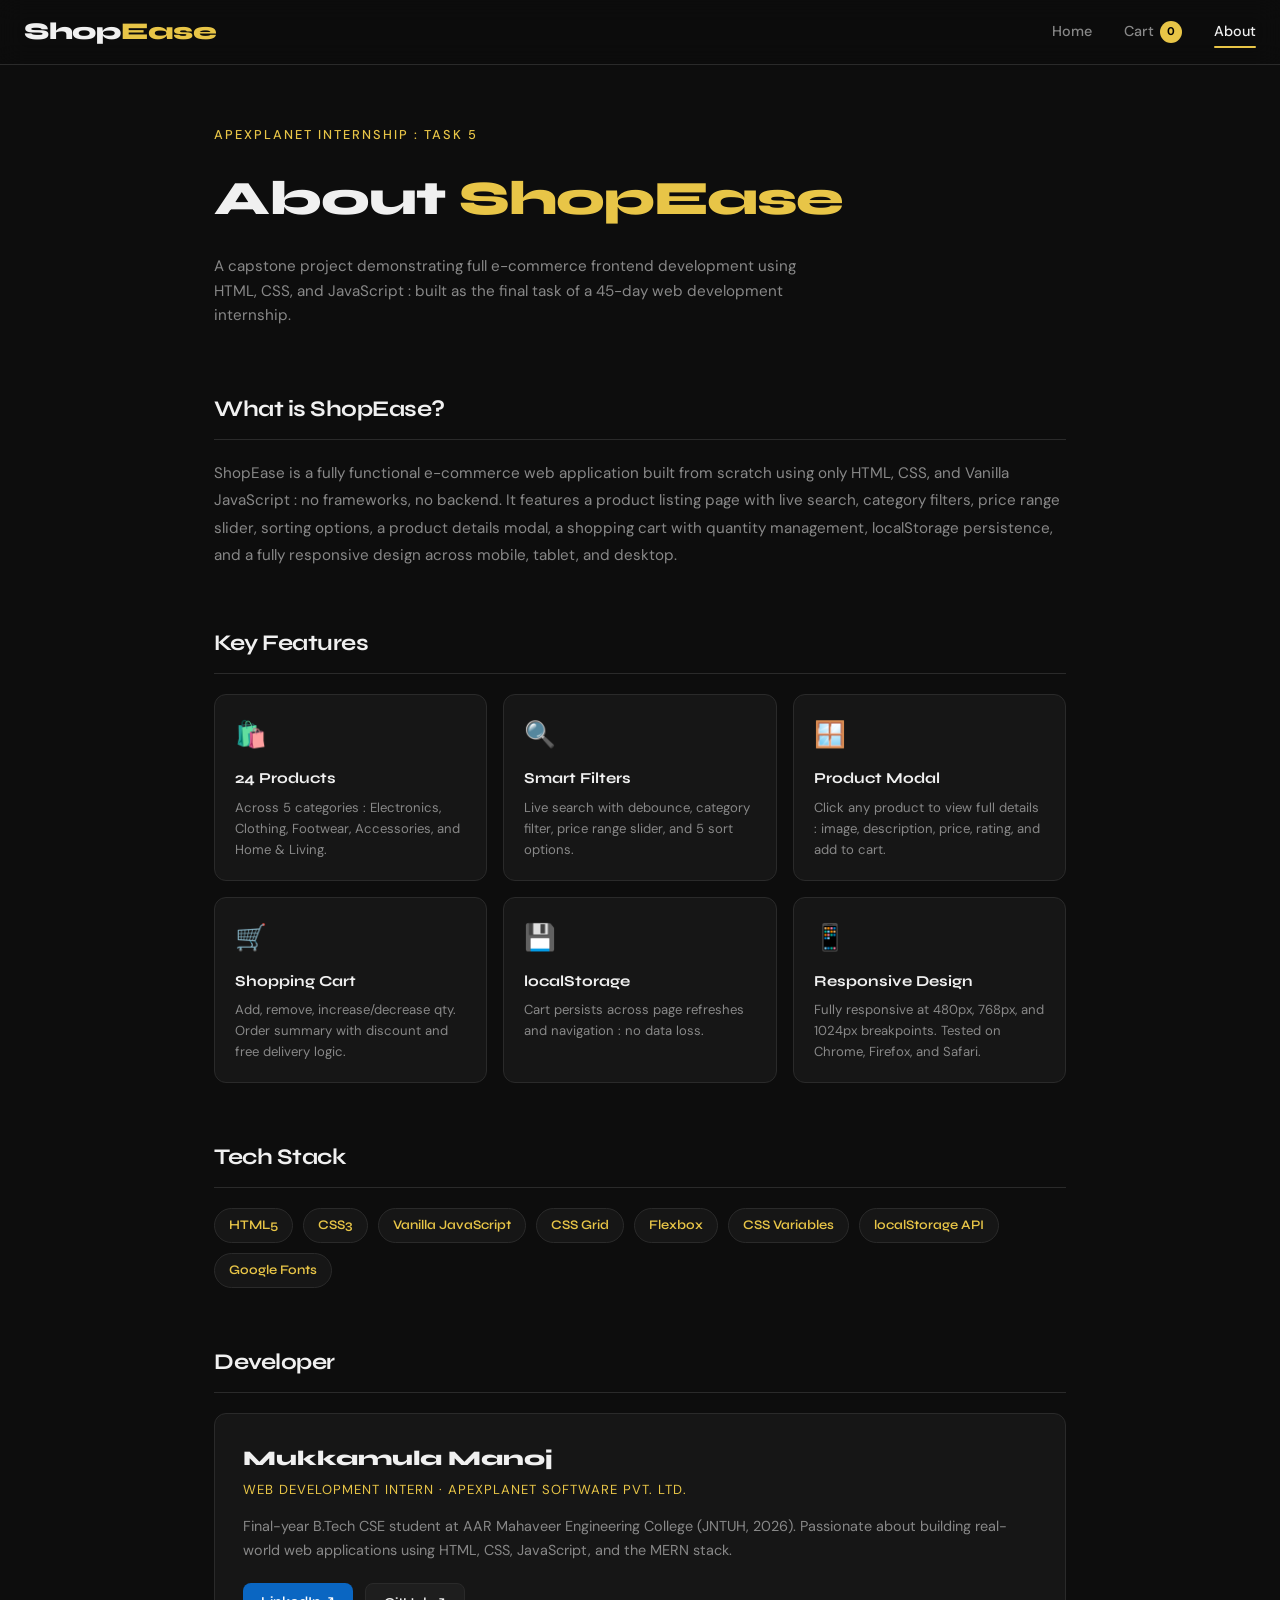
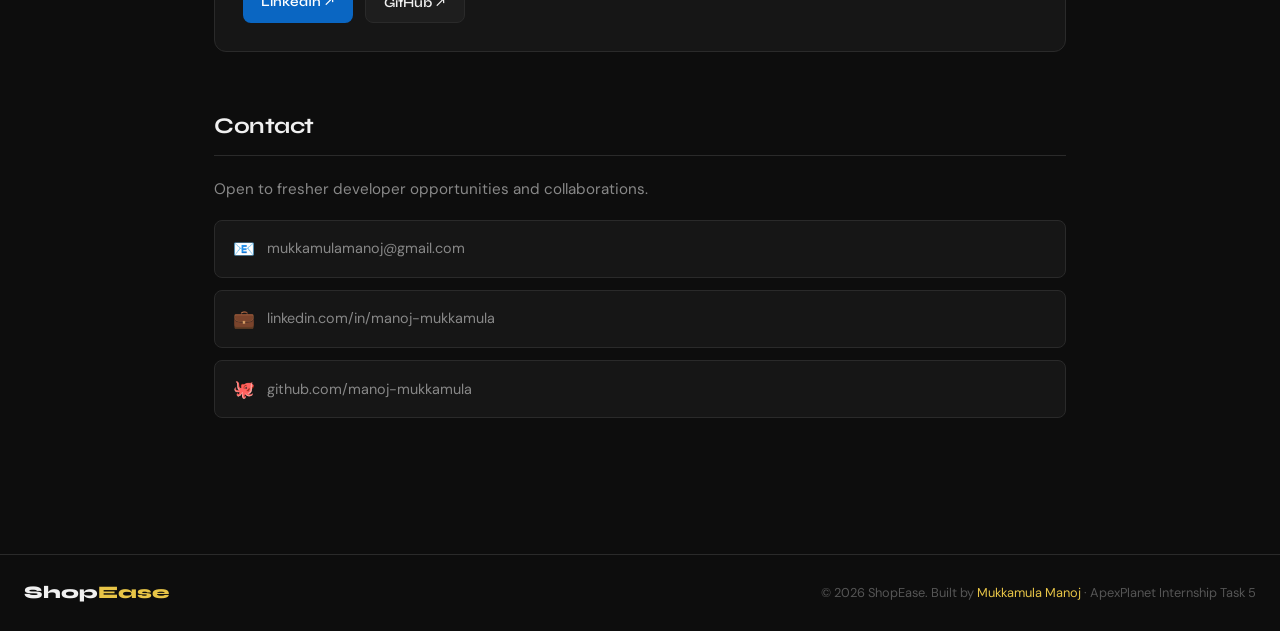
<file: Task 5/about.html>
<!DOCTYPE html>
<html lang="en">
<head>
  <meta charset="UTF-8" />
  <meta name="viewport" content="width=device-width, initial-scale=1.0" />
  <title>About | ShopEase</title>
  <link rel="stylesheet" href="css/style.css" />
  <link rel="preconnect" href="https://fonts.googleapis.com" />
  <link rel="preconnect" href="https://fonts.gstatic.com" crossorigin />
  <link href="https://fonts.googleapis.com/css2?family=Syne:wght@400;600;700;800&family=DM+Sans:wght@300;400;500&display=swap" rel="stylesheet" />
</head>
<body>

  <!-- NAVBAR -->
  <header class="navbar">
    <div class="nav-inner">
      <a href="index.html" class="logo">Shop<span>Ease</span></a>
      <nav class="nav-links">
        <a href="index.html">Home</a>
        <a href="cart.html">
          Cart <span class="cart-badge" id="cart-badge">0</span>
        </a>
        <a href="about.html" class="active">About</a>
      </nav>
    </div>
  </header>

  <main class="about-page">

    <!-- Hero -->
    <section class="about-hero">
      <p class="hero-tag">ApexPlanet Internship : Task 5</p>
      <h1>About <span>ShopEase</span></h1>
      <p class="hero-sub">A capstone project demonstrating full e-commerce frontend development using HTML, CSS, and JavaScript : built as the final task of a 45-day web development internship.</p>
    </section>

    <!-- What is ShopEase -->
    <section class="about-section">
      <h2>What is ShopEase?</h2>
      <p>ShopEase is a fully functional e-commerce web application built from scratch using only HTML, CSS, and Vanilla JavaScript : no frameworks, no backend. It features a product listing page with live search, category filters, price range slider, sorting options, a product details modal, a shopping cart with quantity management, localStorage persistence, and a fully responsive design across mobile, tablet, and desktop.</p>
    </section>

    <!-- Features grid -->
    <section class="about-section">
      <h2>Key Features</h2>
      <div class="features-grid">
        <div class="feature-card">
          <span class="feature-icon">🛍️</span>
          <h3>24 Products</h3>
          <p>Across 5 categories : Electronics, Clothing, Footwear, Accessories, and Home & Living.</p>
        </div>
        <div class="feature-card">
          <span class="feature-icon">🔍</span>
          <h3>Smart Filters</h3>
          <p>Live search with debounce, category filter, price range slider, and 5 sort options.</p>
        </div>
        <div class="feature-card">
          <span class="feature-icon">🪟</span>
          <h3>Product Modal</h3>
          <p>Click any product to view full details : image, description, price, rating, and add to cart.</p>
        </div>
        <div class="feature-card">
          <span class="feature-icon">🛒</span>
          <h3>Shopping Cart</h3>
          <p>Add, remove, increase/decrease qty. Order summary with discount and free delivery logic.</p>
        </div>
        <div class="feature-card">
          <span class="feature-icon">💾</span>
          <h3>localStorage</h3>
          <p>Cart persists across page refreshes and navigation : no data loss.</p>
        </div>
        <div class="feature-card">
          <span class="feature-icon">📱</span>
          <h3>Responsive Design</h3>
          <p>Fully responsive at 480px, 768px, and 1024px breakpoints. Tested on Chrome, Firefox, and Safari.</p>
        </div>
      </div>
    </section>

    <!-- Tech Stack -->
    <section class="about-section">
      <h2>Tech Stack</h2>
      <div class="tech-row">
        <span class="tech-badge">HTML5</span>
        <span class="tech-badge">CSS3</span>
        <span class="tech-badge">Vanilla JavaScript</span>
        <span class="tech-badge">CSS Grid</span>
        <span class="tech-badge">Flexbox</span>
        <span class="tech-badge">CSS Variables</span>
        <span class="tech-badge">localStorage API</span>
        <span class="tech-badge">Google Fonts</span>
      </div>
    </section>

    <!-- Developer -->
    <section class="about-section about-dev">
      <h2>Developer</h2>
      <div class="dev-card">
        <div class="dev-info">
          <h3>Mukkamula Manoj</h3>
          <p class="dev-role">Web Development Intern · ApexPlanet Software Pvt. Ltd.</p>
          <p class="dev-bio">Final-year B.Tech CSE student at AAR Mahaveer Engineering College (JNTUH, 2026). Passionate about building real-world web applications using HTML, CSS, JavaScript, and the MERN stack.</p>
          <div class="dev-links">
            <a href="https://www.linkedin.com/in/manoj-mukkamula/" target="_blank" class="dev-link linkedin">LinkedIn ↗</a>
            <a href="https://github.com/manoj-mukkamula" target="_blank" class="dev-link github">GitHub ↗</a>
          </div>
        </div>
      </div>
    </section>

    <!-- Contact -->
    <section class="about-section about-contact">
      <h2>Contact</h2>
      <p>Open to fresher developer opportunities and collaborations.</p>
      <div class="contact-row">
        <a href="mailto:mukkamulamanoj@gmail.com" class="contact-item">
          <span>📧</span> mukkamulamanoj@gmail.com
        </a>
        <a href="https://www.linkedin.com/in/manoj-mukkamula/" target="_blank" class="contact-item">
          <span>💼</span> linkedin.com/in/manoj-mukkamula
        </a>
        <a href="https://github.com/manoj-mukkamula" target="_blank" class="contact-item">
          <span>🐙</span> github.com/manoj-mukkamula
        </a>
      </div>
    </section>

  </main>

  <!-- FOOTER -->
  <footer class="footer">
    <div class="footer-inner">
      <p class="footer-logo">Shop<span>Ease</span></p>
      <p class="footer-copy">© 2026 ShopEase. Built by <a href="https://github.com/manoj-mukkamula" target="_blank">Mukkamula Manoj</a> · ApexPlanet Internship Task 5</p>
    </div>
  </footer>

  <script>
    // Update cart badge
    const cart = JSON.parse(localStorage.getItem('shopease_cart') || '[]');
    const count = cart.reduce((s, i) => s + i.qty, 0);
    document.getElementById('cart-badge').textContent = count;
  </script>
</body>
</html>
</file>
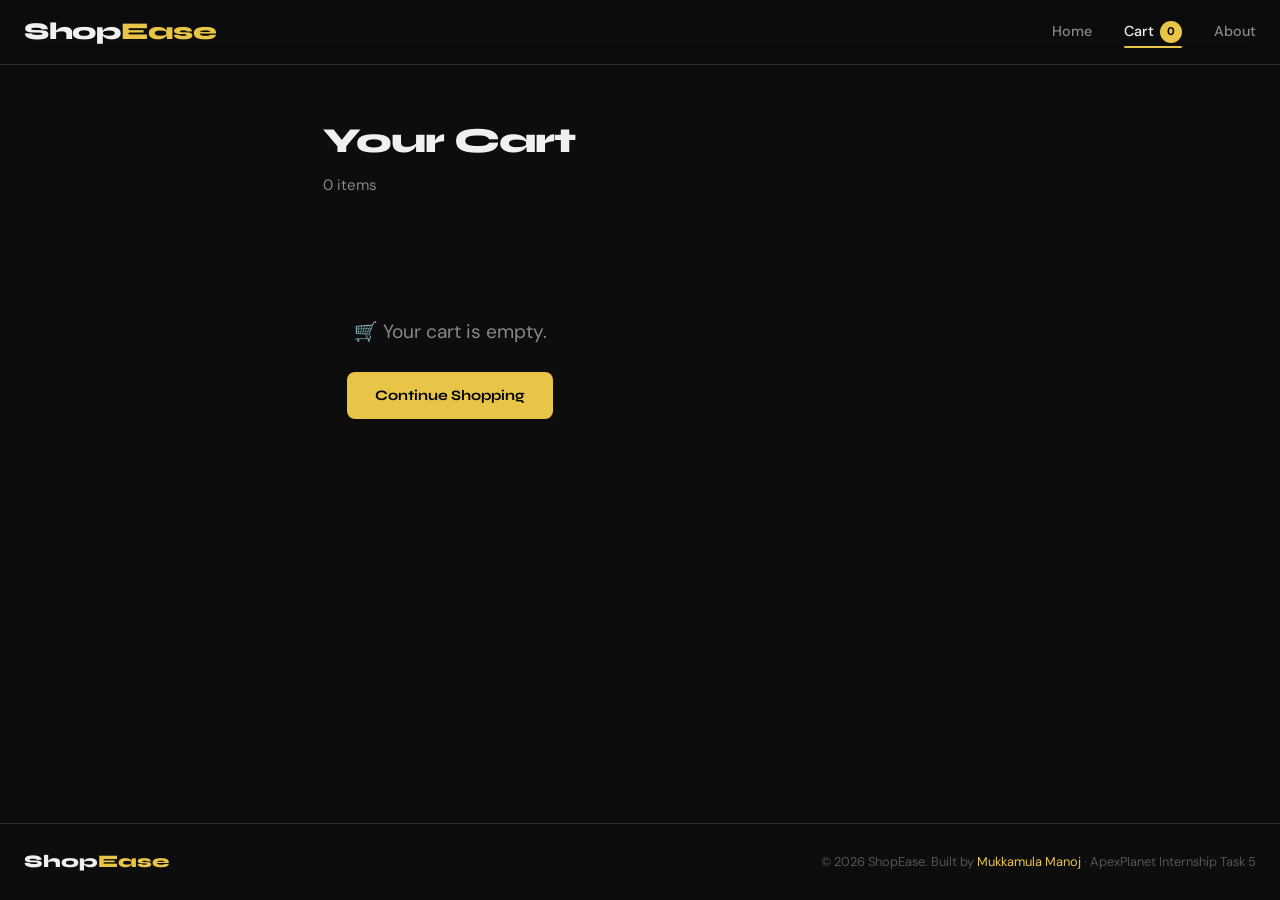
<file: Task 5/cart.html>
<!DOCTYPE html>
<html lang="en">
<head>
  <meta charset="UTF-8" />
  <meta name="viewport" content="width=device-width, initial-scale=1.0" />
  <meta name="description" content="ShopEase Cart - Review your selected items." />
  <title>Your Cart | ShopEase</title>
  <link rel="stylesheet" href="css/style.css" />
  <link rel="preconnect" href="https://fonts.googleapis.com" />
  <link rel="preconnect" href="https://fonts.gstatic.com" crossorigin />
  <link href="https://fonts.googleapis.com/css2?family=Syne:wght@400;600;700;800&family=DM+Sans:wght@300;400;500&display=swap" rel="stylesheet" />
</head>
<body>

  <!-- NAVBAR -->
  <header class="navbar">
    <div class="nav-inner">
      <a href="index.html" class="logo">Shop<span>Ease</span></a>
      <nav class="nav-links">
        <a href="index.html">Home</a>
        <a href="cart.html" class="active">
          Cart
          <span class="cart-badge" id="cart-badge">0</span>
        </a>
        <a href="about.html">About</a>
      </nav>
    </div>
  </header>

  <!-- CART PAGE -->
  <main class="cart-page">
    <div class="cart-header">
      <h1>Your Cart</h1>
      <p id="cart-item-count">0 items</p>
    </div>

    <div class="cart-layout">

      <!-- Cart Items -->
      <section class="cart-items-section">
        <div id="cart-items-container">
          <!-- Cart items injected by cart.js -->
        </div>
        <div class="empty-cart hidden" id="empty-cart">
          <p>🛒 Your cart is empty.</p>
          <a href="index.html" class="btn-primary">Continue Shopping</a>
        </div>
      </section>

      <!-- Order Summary -->
      <aside class="cart-summary" id="cart-summary">
        <h2>Order Summary</h2>

        <div class="summary-row">
          <span>Subtotal</span>
          <span id="summary-subtotal">₹0</span>
        </div>
        <div class="summary-row">
          <span>Delivery</span>
          <span id="summary-delivery">₹0</span>
        </div>
        <div class="summary-row discount">
          <span>Discount (10%)</span>
          <span id="summary-discount">- ₹0</span>
        </div>
        <div class="summary-divider"></div>
        <div class="summary-row total">
          <span>Total</span>
          <span id="summary-total">₹0</span>
        </div>

        <button class="btn-primary btn-checkout" id="checkout-btn">Proceed to Checkout</button>
        <a href="index.html" class="btn-continue">← Continue Shopping</a>

        <div class="trust-badges">
          <span>🔒 Secure Checkout</span>
          <span>🚚 Free Delivery above ₹999</span>
          <span>↩️ Easy Returns</span>
        </div>
      </aside>

    </div>
  </main>

  <!-- TOAST -->
  <div class="toast" id="toast"></div>

  <!-- FOOTER -->
  <footer class="footer">
    <div class="footer-inner">
      <p class="footer-logo">Shop<span>Ease</span></p>
      <p class="footer-copy">© 2026 ShopEase. Built by <a href="https://github.com/manoj-mukkamula" target="_blank">Mukkamula Manoj</a> · ApexPlanet Internship Task 5</p>
    </div>
  </footer>

  <script src="js/products.js"></script>
  <script src="js/cart.js"></script>
</body>
</html>
</file>
<file: Task 1/style.css>
* {
  margin: 0;
  padding: 0;
  box-sizing: border-box;
}

html {
  scroll-behavior: smooth;
}

body {
  font-family: "Poppins", sans-serif;
  background-color: #f2f2f2;
  color: #333;
  line-height: 1.6;
}

/* HEADER */
header {
  background: linear-gradient(135deg, #0f1b2d, #1f2f4a);
  color: white;
  text-align: center;
  padding: 50px 20px;
}

.profile-pic {
  width: 180px;
  height: 180px;
  border-radius: 50%;
  object-fit: cover;
  border: 4px solid white;
  box-shadow: 0 10px 30px rgba(0, 0, 0, 0.25);
  margin-bottom: 20px;
  transform: translateY(10px);
}

header h1 {
  font-size: 36px;
  letter-spacing: 2px;
}

header p {
  margin-top: 10px;
  font-size: 16px;
  color: #ccc;
}

header nav {
  margin-top: 25px;
}

header nav a {
  display: inline-block;
  margin: 0 12px;
  padding: 8px 18px;
  border: 2px solid #ffffff55;
  border-radius: 25px;
  color: white;
  text-decoration: none;
  font-size: 14px;
  transition: 0.3s ease;
}

header nav a:hover {
  background-color: white;
  color: #0f1b2d;
  transform: scale(1.05);
}

/* GENERAL SECTION STYLE */
section {
  max-width: 1000px;
  margin: 40px auto;
  padding: 35px;
  background-color: white;
  border-radius: 10px;
  box-shadow: 0 6px 20px rgba(0, 0, 0, 0.06);
}

section h2 {
  text-align: center;
  margin-bottom: 25px;
  font-size: 26px;
}

/* ABOUT SECTION */
#about {
  background: linear-gradient(145deg, #ffffff, #f7f9fc);
  border-left: 6px solid #1f2f4a;
}

#about p {
  margin-bottom: 15px;
  font-size: 16px;
  color: #444;
}

/* SKILLS SECTION */
#profile {
  display: grid;
  grid-template-columns: repeat(2, 1fr);
  gap: 15px 30px;
}

#profile h2 {
  grid-column: 1 / -1;
}

#profile p {
  background-color: #f7f9fc;
  padding: 12px 15px;
  border-radius: 6px;
  font-size: 15px;
  transition: 0.3s ease;
}

#profile p:hover {
  background-color: #e6eefc;
  transform: translateY(-4px);
}

/* PROJECT CARDS */
.project-card {
  background-color: #f4f4f4;
  padding: 20px;
  margin: 15px 0;
  border-radius: 8px;
  transition: 0.3s ease;
}

.project-card:hover {
  transform: translateY(-5px);
  box-shadow: 0 8px 25px rgba(0, 0, 0, 0.08);
}

.project-card a {
  color: #1f2f4a;
  font-weight: 600;
  text-decoration: none;
}

.project-card a:hover {
  text-decoration: underline;
}

/* CONTACT SECTION */
#contact {
  text-align: center;
  padding: 50px 30px;
  background: linear-gradient(135deg, #1f2f4a, #0f1b2d);
  color: white;
}

#contact h2 {
  margin-bottom: 20px;
}

#contact button {
  background-color: white;
  color: #1f2f4a;
  font-weight: 600;
  padding: 12px 30px;
  border: none;
  border-radius: 30px;
  cursor: pointer;
  transition: 0.3s ease;
}

#contact button:hover {
  background-color: #bbc9de;
  transform: scale(1.08);
}

/* FOOTER */
footer {
  text-align: center;
  padding: 20px;
  background-color: #0f1b2d;
  color: white;
  margin-top: 40px;
}

/* RESPONSIVE */
@media (max-width: 768px) {
  #profile {
    grid-template-columns: 1fr;
  }

  header h1 {
    font-size: 28px;
  }

  section {
    padding: 25px;
  }
}
</file>
<file: Task 2/Style.css>
/* TaskFlow — style.css | Mukkamula Manoj */

:root {
  --navy: #0f172a; --blue: #2563eb; --blue-lt: #eff4ff; --blue-pale: #60a5fa;
  --bg: #f1f5f9; --surface: #fff; --border: #e2e8f0;
  --text: #0f172a; --muted: #64748b;
  --green: #16a34a; --green-lt: #f0fdf4;
  --amber: #d97706; --red: #dc2626; --red-lt: #fef2f2;
  --radius: 10px; --radius-lg: 16px;
  --shadow: 0 1px 4px rgba(15,23,42,.06), 0 4px 16px rgba(15,23,42,.06);
  --font-head: 'DM Serif Display', Georgia, serif;
  --font-body: 'DM Sans', system-ui, sans-serif;
  --nav-h: 64px;
}

*, *::before, *::after { box-sizing: border-box; margin: 0; padding: 0; }
html { scroll-behavior: smooth; }
body {
  font-family: var(--font-body); font-size: 1rem; line-height: 1.6;
  color: #334155; background: var(--bg);
  display: flex; flex-direction: column; min-height: 100vh;
}
h1, h2, h3 { font-family: var(--font-head); color: var(--text); line-height: 1.2; }
a { color: var(--blue); text-decoration: none; }
a:hover { color: #1d4ed8; }
ul { list-style: none; }
img, svg { display: block; }
:focus-visible { outline: 2px solid var(--blue); outline-offset: 2px; border-radius: 4px; }
::-webkit-scrollbar { width: 6px; }
::-webkit-scrollbar-thumb { background: var(--border); border-radius: 99px; }

/* navbar */
.navbar {
  position: sticky; top: 0; z-index: 100; height: var(--nav-h);
  background: var(--navy); border-bottom: 1px solid rgba(255,255,255,.07);
  box-shadow: 0 2px 12px rgba(0,0,0,.2);
  display: flex; align-items: center; justify-content: space-between; padding: 0 2rem;
}
.navbar__brand { display: flex; align-items: center; gap: 10px; text-decoration: none; }
.navbar__logo-text { font-family: var(--font-head); font-size: 1.4rem; color: #fff; letter-spacing: -.02em; }
.navbar__logo-accent { color: var(--blue-pale); }

#navMenu { display: flex; align-items: center; gap: 4px; }
.nav-link {
  padding: 6px 16px; font-size: .88rem; font-weight: 600;
  color: rgba(255,255,255,.6); border-radius: var(--radius);
  transition: color .15s, background .15s; position: relative;
}
.nav-link:hover { color: #fff; background: rgba(255,255,255,.08); }
.nav-link.active { color: #fff; background: rgba(96,165,250,.15); }
.nav-link::after {
  content: ''; position: absolute; bottom: 2px; left: 50%; right: 50%;
  height: 2px; background: var(--blue-pale); border-radius: 2px;
  transition: left .25s, right .25s;
}
.nav-link.active::after, .nav-link:hover::after { left: 14px; right: 14px; }

.navbar__toggle { display: none; flex-direction: column; gap: 5px; background: none; border: none; cursor: pointer; padding: 6px; }
.navbar__toggle span { display: block; width: 22px; height: 2px; background: rgba(255,255,255,.8); border-radius: 2px; transition: transform .25s, opacity .25s; }

/* hero */
.hero {
  max-width: 1280px; margin: 0 auto; padding: 5rem 2rem 4rem;
  display: grid; grid-template-columns: 1fr 1fr; gap: 4rem; align-items: center;
}
.hero__heading { font-size: clamp(2.6rem, 5vw, 4rem); margin-bottom: 1.25rem; }
.hero__heading em { font-style: italic; color: var(--blue); }
.hero__sub { font-size: 1.05rem; color: var(--muted); max-width: 480px; margin-bottom: 2rem; line-height: 1.75; }
.hero__cta { display: flex; gap: 1rem; flex-wrap: wrap; }

.hero__features { display: flex; flex-direction: column; gap: 1rem; }
.feature-card {
  display: flex; align-items: center; gap: 1rem;
  background: var(--surface); border: 1px solid var(--border);
  border-radius: var(--radius-lg); padding: 1.25rem 1.5rem;
  box-shadow: var(--shadow); transition: transform .2s, box-shadow .2s;
}
.feature-card:hover { transform: translateX(5px); box-shadow: 0 4px 20px rgba(15,23,42,.1); }
.feature-icon {
  width: 42px; height: 42px; background: var(--blue-lt); color: var(--blue);
  border-radius: var(--radius); display: flex; align-items: center; justify-content: center;
  font-size: 1rem; flex-shrink: 0;
}
.feature-card strong { display: block; font-size: .95rem; font-weight: 700; color: var(--text); }
.feature-card span { font-size: .82rem; color: var(--muted); }

/* buttons */
.btn {
  display: inline-flex; align-items: center; gap: 6px; padding: 10px 20px;
  font-family: var(--font-body); font-size: .9rem; font-weight: 600;
  border-radius: var(--radius); border: 2px solid transparent;
  cursor: pointer; transition: background .15s, color .15s, box-shadow .15s, transform .1s;
  white-space: nowrap; line-height: 1;
}
.btn:active { transform: translateY(1px); }
.btn-primary { background: var(--blue); color: #fff; border-color: var(--blue); }
.btn-primary:hover { background: #1d4ed8; border-color: #1d4ed8; color: #fff; box-shadow: 0 4px 12px rgba(37,99,235,.3); }
.btn-ghost { background: transparent; color: var(--blue); border-color: var(--blue); }
.btn-ghost:hover { background: var(--blue-lt); }
.btn-danger { background: transparent; color: var(--red); border-color: var(--red); font-size: .85rem; padding: 8px 14px; }
.btn-danger:hover { background: var(--red-lt); }
.btn-full { width: 100%; justify-content: center; }

/* fields */
.field {
  width: 100%; padding: 10px 14px; font-family: var(--font-body); font-size: .9rem;
  color: var(--text); background: var(--surface); border: 1.5px solid var(--border);
  border-radius: var(--radius); transition: border-color .15s, box-shadow .15s; appearance: none;
}
.field::placeholder { color: var(--muted); }
.field:hover { border-color: #b0bdd4; }
.field:focus { outline: none; border-color: var(--blue); box-shadow: 0 0 0 3px rgba(37,99,235,.15); }
.field.is-invalid { border-color: var(--red); box-shadow: 0 0 0 3px rgba(220,38,38,.12); }
.field.is-valid { border-color: var(--green); }
.textarea { resize: vertical; min-height: 130px; }
select.field {
  background-image: url("data:image/svg+xml,%3Csvg xmlns='http://www.w3.org/2000/svg' width='16' height='16' viewBox='0 0 24 24' fill='none' stroke='%2364748b' stroke-width='2'%3E%3Cpath d='m6 9 6 6 6-6'/%3E%3C/svg%3E");
  background-repeat: no-repeat; background-position: right 10px center; padding-right: 2.2rem; cursor: pointer;
}
.search-field {
  background-image: url("data:image/svg+xml,%3Csvg xmlns='http://www.w3.org/2000/svg' width='16' height='16' viewBox='0 0 24 24' fill='none' stroke='%2364748b' stroke-width='2'%3E%3Ccircle cx='11' cy='11' r='8'/%3E%3Cpath d='m21 21-4.35-4.35'/%3E%3C/svg%3E");
  background-repeat: no-repeat; background-position: 10px center; padding-left: 2.2rem; max-width: 220px;
}
.field-group { display: flex; flex-direction: column; gap: 6px; }
.field-group label { font-size: .85rem; font-weight: 600; color: var(--text); }
.err { font-size: .78rem; color: var(--red); font-weight: 500; min-height: 1em; }
.row-2 { display: grid; grid-template-columns: 1fr 1fr; gap: 1rem; }
.row-3 { display: grid; grid-template-columns: repeat(3, 1fr); gap: 1rem; }
.form-actions { display: flex; gap: .75rem; flex-wrap: wrap; }
.textarea-footer { display: flex; justify-content: space-between; margin-top: 4px; }
.char-count { font-size: .78rem; color: var(--muted); }

/* card & panel share base styles */
.card, .panel {
  background: var(--surface); border: 1px solid var(--border);
  border-radius: var(--radius-lg); box-shadow: var(--shadow);
}
.card { padding: 2rem; }
.panel { padding: 1.5rem; }
.card h2 { font-size: 1.3rem; margin-bottom: 1.5rem; }
.card-header { display: flex; align-items: center; justify-content: space-between; gap: 1rem; margin-bottom: 1.5rem; flex-wrap: wrap; }
.card-header h2 { margin-bottom: 0; }
.list-controls { display: flex; gap: .75rem; align-items: center; flex-wrap: wrap; }
.panel-label { font-size: .75rem; font-weight: 700; text-transform: uppercase; letter-spacing: .07em; color: var(--muted); margin-bottom: 1rem; }

/* stats */
.stats-list { display: flex; flex-direction: column; gap: .75rem; margin-bottom: 1rem; }
.stats-list li { display: flex; justify-content: space-between; align-items: center; font-size: .88rem; padding-bottom: .75rem; border-bottom: 1px solid var(--border); }
.stats-list li:last-child { border-bottom: none; padding-bottom: 0; }
.stats-list strong { font-size: 1.1rem; }
.clr-green { color: var(--green); }
.clr-amber { color: var(--amber); }

.progress-track { height: 7px; background: #e2e8f0; border-radius: 99px; overflow: hidden; margin-bottom: 6px; }
.progress-fill { height: 100%; width: 0%; background: linear-gradient(90deg, var(--blue), var(--blue-pale)); border-radius: 99px; transition: width .4s ease; }
.progress-label { font-size: .78rem; color: var(--muted); text-align: right; }

/* layout */
.page-grid {
  max-width: 1280px; margin: 0 auto; padding: 1.5rem 2rem 5rem;
  display: grid; grid-template-columns: 240px 1fr; gap: 1.5rem; align-items: start;
}
aside { display: flex; flex-direction: column; gap: 1.5rem; position: sticky; top: calc(var(--nav-h) + 1.5rem); }
section[aria-label="Task manager"], #taskForm, #contactForm { display: flex; flex-direction: column; gap: 1.25rem; }
section[aria-label="Task manager"] { gap: 1.5rem; }
#taskList { display: flex; flex-direction: column; gap: .75rem; }

/* task items */
.task-item {
  display: grid; grid-template-columns: auto 1fr auto; gap: 1rem; align-items: start;
  padding: 1rem 1.25rem; background: var(--surface); border: 1.5px solid var(--border);
  border-radius: var(--radius); transition: box-shadow .15s; animation: slideIn .2s ease;
}
.task-item:hover { box-shadow: 0 4px 16px rgba(15,23,42,.08); }
.task-item[data-priority="high"]   { border-left: 4px solid var(--red); }
.task-item[data-priority="medium"] { border-left: 4px solid var(--amber); }
.task-item[data-priority="low"]    { border-left: 4px solid var(--green); }
.task-item.is-done { opacity: .65; background: #f8fafc; }
.task-item.is-done .task-title { text-decoration: line-through; color: var(--muted); }
.task-item.is-removing { animation: slideOut .2s ease forwards; }

@keyframes slideIn { from { opacity: 0; transform: translateY(-6px); } to { opacity: 1; transform: translateY(0); } }
@keyframes slideOut { to { opacity: 0; transform: translateX(16px); max-height: 0; padding: 0; overflow: hidden; } }

.task-checkbox {
  width: 18px; height: 18px; border: 2px solid var(--border); border-radius: 4px;
  appearance: none; cursor: pointer; margin-top: 3px; flex-shrink: 0;
  transition: background .15s, border-color .15s; position: relative;
}
.task-checkbox:checked { background: var(--green); border-color: var(--green); }
.task-checkbox:checked::after {
  content: ''; position: absolute; top: 2px; left: 5px;
  width: 5px; height: 9px; border: 2px solid #fff;
  border-top: none; border-left: none; transform: rotate(45deg);
}
.task-body { min-width: 0; }
.task-title { font-size: .95rem; font-weight: 600; color: var(--text); margin-bottom: 2px; word-break: break-word; }
.task-desc  { font-size: .82rem; color: var(--muted); margin-bottom: .5rem; }
.task-meta  { display: flex; flex-wrap: wrap; gap: .5rem; align-items: center; }
.task-actions { display: flex; gap: 4px; }

.tag { display: inline-flex; align-items: center; padding: 2px 10px; border-radius: 99px; font-size: .72rem; font-weight: 700; letter-spacing: .04em; text-transform: uppercase; }
.tag-high     { background: #fef2f2; color: var(--red); }
.tag-medium   { background: #fffbeb; color: var(--amber); }
.tag-low      { background: #f0fdf4; color: var(--green); }
.tag-work     { background: #eff4ff; color: var(--blue); }
.tag-personal { background: #fdf4ff; color: #9333ea; }
.tag-other    { background: #f8fafc; color: var(--muted); }

.task-due { font-size: .75rem; color: var(--muted); display: flex; align-items: center; gap: 4px; }
.task-due.overdue { color: var(--red); font-weight: 600; }

.icon-btn { background: none; border: none; cursor: pointer; color: var(--muted); padding: 4px 6px; border-radius: 6px; font-size: .9rem; display: inline-flex; align-items: center; transition: color .15s, background .15s; }
.icon-btn:hover { color: var(--red); background: var(--red-lt); }

.empty-state { display: flex; flex-direction: column; align-items: center; gap: .75rem; padding: 3rem 1rem; color: var(--muted); text-align: center; }
.empty-state i { font-size: 2.5rem; opacity: .35; }
.empty-state.hidden { display: none; }

.toast {
  position: fixed; bottom: 2rem; right: 2rem; background: var(--navy); color: #fff;
  padding: .75rem 1.5rem; border-radius: var(--radius); font-size: .875rem; font-weight: 500;
  box-shadow: 0 8px 24px rgba(0,0,0,.2); opacity: 0; transform: translateY(8px);
  transition: opacity .25s, transform .25s; pointer-events: none; z-index: 999; max-width: 300px;
}
.toast.show { opacity: 1; transform: translateY(0); }

/* contact */
.contact-section { background: linear-gradient(135deg, #f0f5ff, #e8edf8); border-top: 1px solid var(--border); padding: 5rem 2rem; flex: 1; }
.contact-grid { max-width: 1280px; margin: 0 auto; display: grid; grid-template-columns: 1fr 1.6fr; gap: 3rem; align-items: start; }
.contact-info h2 { font-size: clamp(1.8rem, 3vw, 2.4rem); margin-bottom: 1rem; }
.contact-info p  { color: var(--muted); line-height: 1.7; margin-bottom: 2rem; }
.contact-list { display: flex; flex-direction: column; gap: 1rem; }
.contact-list li { display: flex; align-items: center; gap: .75rem; font-size: .9rem; }
.contact-list i  { width: 36px; height: 36px; background: var(--blue-lt); color: var(--blue); border-radius: var(--radius); display: flex; align-items: center; justify-content: center; flex-shrink: 0; }
.contact-card { padding: 2.5rem; }

.success-banner {
  align-items: flex-start; gap: 1rem; background: var(--green-lt); border: 1.5px solid var(--green);
  border-radius: var(--radius); padding: 1rem 1.25rem; margin-bottom: 1.5rem; animation: slideIn .2s ease;
}
.success-banner i { color: var(--green); font-size: 1.2rem; margin-top: 2px; flex-shrink: 0; }
.success-banner strong { display: block; color: var(--green); margin-bottom: 2px; }
.success-banner p { font-size: .85rem; color: var(--muted); }

.footer { background: var(--navy); color: rgba(255,255,255,.5); text-align: center; padding: 1.5rem 2rem; font-size: .84rem; border-top: 1px solid rgba(255,255,255,.06); }
.footer strong { color: rgba(255,255,255,.9); }

@media (max-width: 1024px) {
  .page-grid { grid-template-columns: 200px 1fr; }
  .contact-grid { grid-template-columns: 1fr; gap: 2rem; }
}
@media (max-width: 768px) {
  .navbar { padding: 0 1.25rem; }
  .navbar__toggle { display: flex; }
  #navMenu { display: none; flex-direction: column; position: absolute; top: var(--nav-h); left: 0; right: 0; background: var(--navy); border-bottom: 1px solid rgba(255,255,255,.07); padding: 1rem; gap: 4px; box-shadow: 0 8px 20px rgba(0,0,0,.2); z-index: 99; }
  #navMenu.is-open { display: flex; }
  .nav-link::after { display: none; }
  .hero { grid-template-columns: 1fr; padding: 3rem 1.25rem; gap: 2rem; }
  .page-grid { grid-template-columns: 1fr; padding: 1.25rem 1.25rem 3rem; }
  aside { position: static; flex-direction: row; flex-wrap: wrap; }
  .panel { flex: 1 1 200px; }
  .card { padding: 1.25rem; }
  .contact-section { padding: 3rem 1.25rem; }
  .row-2, .row-3 { grid-template-columns: 1fr; }
  .card-header { flex-direction: column; align-items: flex-start; }
  .search-field { max-width: 100%; }
  .form-actions { flex-direction: column; }
  .form-actions .btn { justify-content: center; }
}
@media (max-width: 480px) {
  .hero__heading { font-size: 2rem; }
  .hero__cta { flex-direction: column; }
  .hero__cta .btn { justify-content: center; }
  .task-item { grid-template-columns: auto 1fr; }
  .task-actions { grid-column: 2; justify-content: flex-end; }
}
</file>
<file: Task 4/style.css>
/* ============================================
   PORTFOLIO — Mukkamula Manoj
   Font: Poppins (body) + Montserrat (headings)
   Theme: Deep dark, clean, recruiter-ready
   ============================================ */

/* ===== VARIABLES ===== */
:root {
  --bg:           #090910;
  --bg-2:         #0f0f1a;
  --bg-3:         #16162a;
  --bg-card:      #111120;
  --border:       #1e1e35;
  --border-2:     #2a2a45;

  --accent:       #4f8ef7;
  --accent-light: rgba(79,142,247,0.12);
  --accent-hover: #6aa0ff;

  --text:         #eeeef8;
  --text-2:       #9090b8;
  --text-3:       #555575;

  --success:      #34d399;
  --warning:      #fbbf24;

  --radius:       14px;
  --radius-sm:    8px;
  --ease:         cubic-bezier(0.25, 0.46, 0.45, 0.94);
  --speed:        0.22s;
}

/* ===== RESET ===== */
*, *::before, *::after { box-sizing: border-box; margin: 0; padding: 0; }
html { scroll-behavior: smooth; scroll-padding-top: 70px; }

body {
  background: var(--bg);
  color: var(--text);
  font-family: 'Poppins', sans-serif;
  font-size: 15px;
  line-height: 1.7;
  -webkit-font-smoothing: antialiased;
  overflow-x: hidden;
}

a { text-decoration: none; color: inherit; }
img { max-width: 100%; display: block; }

/* ===== CONTAINER ===== */
.container {
  max-width: 1180px;
  margin: 0 auto;
  padding: 0 2rem;
}

/* ===== NAVBAR ===== */
.navbar {
  position: fixed;
  top: 0; left: 0; right: 0;
  z-index: 1000;
  background: rgba(9,9,16,0.85);
  backdrop-filter: blur(20px);
  -webkit-backdrop-filter: blur(20px);
  border-bottom: 1px solid var(--border);
  transition: box-shadow var(--speed);
}
.navbar.scrolled { box-shadow: 0 4px 30px rgba(0,0,0,0.4); }

.nav-inner {
  max-width: 1180px;
  margin: 0 auto;
  padding: 0 2rem;
  height: 64px;
  display: flex;
  align-items: center;
  justify-content: space-between;
}

.nav-logo {
  font-family: 'Montserrat', sans-serif;
  font-size: 1.5rem;
  font-weight: 900;
  color: var(--text);
  letter-spacing: -1px;
}
.nav-logo span { color: var(--accent); }

.nav-links {
  display: flex;
  align-items: center;
  gap: 0.25rem;
  list-style: none;
}
.nav-link {
  padding: 0.45rem 0.9rem;
  font-size: 0.85rem;
  font-weight: 500;
  color: var(--text-2);
  border-radius: 6px;
  transition: color var(--speed), background var(--speed);
}
.nav-link:hover, .nav-link.active {
  color: var(--text);
  background: var(--accent-light);
}

/* Hamburger */
.hamburger {
  display: none;
  flex-direction: column;
  gap: 5px;
  background: none;
  border: none;
  cursor: pointer;
  padding: 0.4rem;
}
.hamburger span {
  display: block;
  width: 22px; height: 2px;
  background: var(--text-2);
  border-radius: 2px;
  transition: all 0.3s var(--ease);
}
.hamburger.open span:nth-child(1) { transform: translateY(7px) rotate(45deg); }
.hamburger.open span:nth-child(2) { opacity: 0; }
.hamburger.open span:nth-child(3) { transform: translateY(-7px) rotate(-45deg); }

/* ===================================================
   HERO — Two-column layout: text left, image right
   =================================================== */
.hero {
  position: relative;
  min-height: 100vh;
  display: flex;
  flex-direction: column;
  justify-content: center;
  overflow: hidden;
  padding-top: 64px;
}

/* Background blobs */
.hero-bg {
  position: absolute;
  inset: 0;
  pointer-events: none;
  overflow: hidden;
}
.blob {
  position: absolute;
  border-radius: 50%;
  filter: blur(100px);
  opacity: 0.16;
}
.blob-1 {
  width: 500px; height: 500px;
  background: var(--accent);
  top: -80px; right: -80px;
  animation: blobFloat 8s ease-in-out infinite;
}
.blob-2 {
  width: 360px; height: 360px;
  background: #7c3aed;
  bottom: 60px; left: -80px;
  animation: blobFloat 10s ease-in-out infinite reverse;
}
@keyframes blobFloat {
  0%, 100% { transform: translate(0,0) scale(1); }
  50%       { transform: translate(30px,-30px) scale(1.05); }
}

.grid-overlay {
  position: absolute;
  inset: 0;
  background-image:
    linear-gradient(var(--border) 1px, transparent 1px),
    linear-gradient(90deg, var(--border) 1px, transparent 1px);
  background-size: 60px 60px;
  opacity: 0.22;
  mask-image: radial-gradient(ellipse at center, black 20%, transparent 70%);
}

/* Hero inner: two columns */
.hero-inner {
  position: relative;
  z-index: 1;
  max-width: 1180px;
  width: 100%;
  margin: 0 auto;
  padding: 0 2rem;
  display: grid;
  grid-template-columns: 1fr auto;
  align-items: center;
  gap: 3rem;
  min-height: calc(100vh - 64px);
}

/* Left: text */
.hero-content {
  animation: fadeUp 0.8s var(--ease) both;
  max-width: 560px;
}

.hero-greeting {
  font-size: 1rem;
  font-weight: 500;
  color: var(--text-2);
  margin-bottom: 0.75rem;
  animation: fadeUp 0.8s 0.1s var(--ease) both;
}

.hero-name {
  font-family: 'Montserrat', sans-serif;
  font-size: clamp(2.6rem, 6vw, 4.8rem);
  font-weight: 900;
  line-height: 1.05;
  letter-spacing: -2px;
  color: var(--text);
  margin-bottom: 1.25rem;
  animation: fadeUp 0.8s 0.15s var(--ease) both;
}
.hero-name span { color: var(--accent); }

.hero-tagline {
  font-size: 0.97rem;
  color: var(--text-2);
  line-height: 1.8;
  margin-bottom: 2rem;
  animation: fadeUp 0.8s 0.2s var(--ease) both;
}

.hero-actions {
  display: flex;
  gap: 0.85rem;
  flex-wrap: wrap;
  margin-bottom: 2.5rem;
  animation: fadeUp 0.8s 0.25s var(--ease) both;
}

/* Buttons */
.btn {
  display: inline-flex;
  align-items: center;
  gap: 0.5rem;
  padding: 0.75rem 1.6rem;
  border-radius: 8px;
  font-family: 'Poppins', sans-serif;
  font-size: 0.9rem;
  font-weight: 600;
  cursor: pointer;
  transition: all var(--speed) var(--ease);
  border: none;
}
.btn-primary {
  background: var(--accent);
  color: #fff;
}
.btn-primary:hover {
  background: var(--accent-hover);
  transform: translateY(-2px);
  box-shadow: 0 8px 24px rgba(79,142,247,0.35);
}
.btn-outline {
  background: transparent;
  color: var(--text);
  border: 1.5px solid var(--border-2);
}
.btn-outline:hover {
  border-color: var(--accent);
  color: var(--accent);
  background: var(--accent-light);
  transform: translateY(-2px);
}
.btn-ghost {
  background: transparent;
  color: var(--text-2);
  border: 1.5px solid var(--border-2);
}
.btn-ghost:hover {
  border-color: var(--border-2);
  color: var(--text);
  background: var(--bg-3);
  transform: translateY(-2px);
}

/* Social links */
.hero-socials {
  display: flex;
  gap: 0.85rem;
  animation: fadeUp 0.8s 0.3s var(--ease) both;
}
.hero-socials a {
  width: 42px; height: 42px;
  display: flex; align-items: center; justify-content: center;
  border: 1.5px solid var(--border-2);
  border-radius: 8px;
  color: var(--text-2);
  font-size: 1rem;
  transition: all var(--speed) var(--ease);
}
.hero-socials a:hover {
  border-color: var(--accent);
  color: var(--accent);
  background: var(--accent-light);
  transform: translateY(-3px);
}

/* Right: profile image */
.hero-visual {
  position: relative;
  width: 340px;
  height: 340px;
  flex-shrink: 0;
  animation: fadeUp 0.9s 0.3s var(--ease) both;
}

.hero-img-wrap {
  position: relative;
  width: 100%;
  height: 100%;
}

.hero-photo {
  width: 300px;
  height: 300px;
  border-radius: 50%;
  object-fit: cover;
  object-position: top center;
  border: 3px solid var(--accent);
  box-shadow:
    0 0 0 8px rgba(79,142,247,0.08),
    0 20px 60px rgba(0,0,0,0.5);
  display: block;
  margin: 20px auto 0;
}

.hero-img-ring {
  position: absolute;
  top: 50%;
  left: 50%;
  transform: translate(-50%, -50%);
  width: 330px;
  height: 330px;
  border-radius: 50%;
  border: 1px dashed rgba(79,142,247,0.25);
  animation: ringRotate 20s linear infinite;
}
@keyframes ringRotate {
  to { transform: translate(-50%, -50%) rotate(360deg); }
}

.hero-img-dot {
  position: absolute;
  width: 12px; height: 12px;
  border-radius: 50%;
  background: var(--accent);
}
.dot-1 { top: 22px;  left: 50%; margin-left: -6px; box-shadow: 0 0 10px var(--accent); }
.dot-2 { bottom: 18px; left: 50%; margin-left: -6px; background: #7c3aed; box-shadow: 0 0 10px #7c3aed; }

/* Floating badges */
.hero-badge {
  position: absolute;
  display: flex;
  align-items: center;
  gap: 0.4rem;
  padding: 0.45rem 0.9rem;
  background: rgba(15,15,26,0.9);
  border: 1px solid var(--border-2);
  border-radius: 20px;
  font-size: 0.72rem;
  font-weight: 600;
  color: var(--text-2);
  backdrop-filter: blur(8px);
  white-space: nowrap;
}
.hero-badge i { color: var(--accent); }

.badge-1 { top: 30px;  left: -40px;  animation: badgeFloat 4s ease-in-out infinite; }
.badge-2 { top: 50%;   right: -20px; transform: translateY(-50%); animation: badgeFloat 4s ease-in-out infinite 1s; }
.badge-3 { bottom: 40px; left: -30px; animation: badgeFloat 4s ease-in-out infinite 2s; }

@keyframes badgeFloat {
  0%, 100% { transform: translateY(0); }
  50%       { transform: translateY(-6px); }
}
.badge-2 {
  animation: badgeFloat2 4s ease-in-out infinite 1s;
}
@keyframes badgeFloat2 {
  0%, 100% { transform: translateY(-50%); }
  50%       { transform: translateY(calc(-50% - 6px)); }
}

/* Scroll indicator */
.hero-scroll {
  position: absolute;
  bottom: 2.5rem;
  left: 50%;
  transform: translateX(-50%);
  display: flex;
  flex-direction: column;
  align-items: center;
  gap: 0.5rem;
  color: var(--text-3);
  font-size: 0.72rem;
  letter-spacing: 1.5px;
  text-transform: uppercase;
  z-index: 1;
  animation: fadeUp 1s 0.6s var(--ease) both;
}
.scroll-line {
  width: 1px; height: 40px;
  background: linear-gradient(to bottom, var(--border-2), transparent);
  animation: scrollPulse 2s ease-in-out infinite;
}
@keyframes scrollPulse {
  0%, 100% { opacity: 0.4; transform: scaleY(1); }
  50%       { opacity: 1;   transform: scaleY(1.2); }
}

@keyframes fadeUp {
  from { opacity: 0; transform: translateY(28px); }
  to   { opacity: 1; transform: translateY(0); }
}

/* ===== SECTIONS ===== */
.section { padding: 5rem 0; }
.section-alt {
  background: var(--bg-2);
  border-top: 1px solid var(--border);
  border-bottom: 1px solid var(--border);
}

.section-label {
  font-size: 0.72rem;
  font-weight: 700;
  color: var(--accent);
  text-transform: uppercase;
  letter-spacing: 3px;
  margin-bottom: 0.6rem;
}
.section-title {
  font-family: 'Montserrat', sans-serif;
  font-size: clamp(1.8rem, 4vw, 2.6rem);
  font-weight: 800;
  letter-spacing: -1px;
  color: var(--text);
  margin-bottom: 2.5rem;
}
.section-title span { color: var(--accent); }

/* ===== ABOUT ===== */
.about-grid {
  display: grid;
  grid-template-columns: 260px 1fr;
  gap: 3.5rem;
  align-items: start;
}

.about-avatar {
  display: flex;
  flex-direction: column;
  gap: 1.25rem;
}

.avatar-box {
  width: 100%;
  aspect-ratio: 1;
  border-radius: 50%;
  overflow: hidden;
  border: 3px solid var(--accent);
  box-shadow:
    0 0 0 6px rgba(79,142,247,0.08),
    0 12px 40px rgba(0,0,0,0.4);
  position: relative;
}

.avatar-photo {
  width: 100%;
  height: 100%;
  object-fit: cover;
  object-position: top center;
  display: block;
}

.avatar-stats {
  display: grid;
  grid-template-columns: repeat(3, 1fr);
  gap: 0.6rem;
}
.stat {
  background: var(--bg-3);
  border: 1px solid var(--border);
  border-radius: var(--radius-sm);
  padding: 0.7rem 0.4rem;
  text-align: center;
  display: flex;
  flex-direction: column;
  gap: 0.15rem;
}
.stat strong {
  font-family: 'Montserrat', sans-serif;
  font-size: 1.15rem;
  font-weight: 800;
  color: var(--accent);
}
.stat span {
  font-size: 0.62rem;
  color: var(--text-3);
  font-weight: 500;
  text-transform: uppercase;
  letter-spacing: 0.5px;
}

.about-text p {
  color: var(--text-2);
  margin-bottom: 0.9rem;
  font-size: 0.95rem;
}
.about-text p strong { color: var(--text); }

.about-links {
  display: flex;
  gap: 0.75rem;
  flex-wrap: wrap;
  margin-top: 1.25rem;
}
.about-link {
  display: inline-flex;
  align-items: center;
  gap: 0.45rem;
  padding: 0.55rem 1.1rem;
  border: 1.5px solid var(--border-2);
  border-radius: 7px;
  font-size: 0.85rem;
  font-weight: 600;
  color: var(--text-2);
  transition: all var(--speed) var(--ease);
}
.about-link:hover {
  border-color: var(--accent);
  color: var(--accent);
  background: var(--accent-light);
}

/* ===== SKILLS ===== */
.skills-grid {
  display: grid;
  grid-template-columns: repeat(auto-fit, minmax(260px, 1fr));
  gap: 1.25rem;
}
.skill-category {
  background: var(--bg-card);
  border: 1px solid var(--border);
  border-radius: var(--radius);
  padding: 1.5rem;
  transition: border-color var(--speed);
}
.skill-category:hover { border-color: var(--border-2); }

.skill-cat-title {
  font-family: 'Montserrat', sans-serif;
  font-size: 0.95rem;
  font-weight: 700;
  color: var(--text);
  margin-bottom: 1rem;
  display: flex;
  align-items: center;
  gap: 0.5rem;
}
.skill-cat-title i { color: var(--accent); font-size: 0.9rem; }

.skill-tags { display: flex; flex-wrap: wrap; gap: 0.5rem; }
.skill-tag {
  padding: 0.3rem 0.75rem;
  background: var(--bg-3);
  border: 1px solid var(--border);
  border-radius: 20px;
  font-size: 0.78rem;
  font-weight: 500;
  color: var(--text-2);
  transition: all var(--speed);
}
.skill-tag:hover { border-color: var(--border-2); color: var(--text); }
.skill-tag.primary {
  background: var(--accent-light);
  border-color: rgba(79,142,247,0.3);
  color: var(--accent);
}

/* ===================================
   PROJECTS — Featured Banner + Grid
   =================================== */

/* Filter tabs */
.project-tabs {
  display: flex;
  gap: 0.5rem;
  margin-bottom: 2rem;
  flex-wrap: wrap;
}
.tab-btn {
  padding: 0.5rem 1.2rem;
  background: transparent;
  border: 1.5px solid var(--border);
  border-radius: 20px;
  color: var(--text-2);
  font-family: 'Poppins', sans-serif;
  font-size: 0.82rem;
  font-weight: 600;
  cursor: pointer;
  transition: all var(--speed) var(--ease);
}
.tab-btn:hover,
.tab-btn.active {
  background: var(--accent);
  border-color: var(--accent);
  color: #fff;
}

/* ── Featured Banner (Task 4) ── */
.featured-banner {
  display: grid;
  grid-template-columns: 1fr 380px;
  gap: 2.5rem;
  align-items: center;
  background: linear-gradient(135deg, var(--bg-card) 0%, #0d0d22 100%);
  border: 1.5px solid rgba(79,142,247,0.3);
  border-radius: var(--radius);
  padding: 2.5rem;
  margin-bottom: 2rem;
  position: relative;
  overflow: hidden;
  transition: border-color var(--speed) var(--ease), box-shadow var(--speed) var(--ease);
}
.featured-banner::before {
  content: '';
  position: absolute;
  top: -60px; right: -60px;
  width: 300px; height: 300px;
  background: radial-gradient(circle, rgba(79,142,247,0.1), transparent 70%);
  pointer-events: none;
}
.featured-banner:hover {
  border-color: var(--accent);
  box-shadow: 0 16px 50px rgba(79,142,247,0.12);
}

.featured-pill {
  display: inline-block;
  font-size: 0.7rem;
  font-weight: 700;
  text-transform: uppercase;
  letter-spacing: 1px;
  color: var(--warning);
  background: rgba(251,191,36,0.12);
  border: 1px solid rgba(251,191,36,0.25);
  border-radius: 20px;
  padding: 0.3rem 0.85rem;
  margin-bottom: 1rem;
}

.featured-title {
  font-family: 'Montserrat', sans-serif;
  font-size: 1.6rem;
  font-weight: 800;
  color: var(--text);
  margin-bottom: 0.85rem;
  line-height: 1.25;
}

.featured-desc {
  font-size: 0.88rem;
  color: var(--text-2);
  line-height: 1.75;
  margin-bottom: 1.25rem;
  max-width: 520px;
}

.featured-tech {
  display: flex;
  flex-wrap: wrap;
  gap: 0.4rem;
  margin-bottom: 1.5rem;
}
.featured-tech span {
  font-size: 0.7rem;
  font-weight: 600;
  padding: 0.2rem 0.65rem;
  background: var(--bg-3);
  border: 1px solid var(--border);
  border-radius: 4px;
  color: var(--text-3);
}

.featured-actions {
  display: flex;
  gap: 0.75rem;
  flex-wrap: wrap;
}

/* Preview mockup (right side) */
.featured-banner-right {
  display: flex;
  align-items: center;
  justify-content: center;
}

.featured-preview {
  position: relative;
  width: 340px;
  height: 220px;
}

.preview-card {
  position: absolute;
  background: var(--bg-2);
  border: 1px solid var(--border-2);
  border-radius: 10px;
  overflow: hidden;
  box-shadow: 0 8px 32px rgba(0,0,0,0.4);
}

.preview-card-1 {
  width: 200px;
  top: 0; left: 0;
  transform: rotate(-2deg);
  z-index: 1;
}
.preview-card-2 {
  width: 190px;
  bottom: 0; right: 0;
  transform: rotate(2deg);
  z-index: 2;
}

.preview-header {
  display: flex;
  gap: 4px;
  padding: 8px 10px;
  background: var(--bg-3);
  border-bottom: 1px solid var(--border);
}
.pv-dot {
  width: 8px; height: 8px;
  border-radius: 50%;
}
.pv-dot.r { background: #f87171; }
.pv-dot.y { background: #fbbf24; }
.pv-dot.g { background: #34d399; }

.preview-body {
  padding: 10px 12px;
}
.pv-icon { font-size: 1.1rem; margin-bottom: 4px; }
.pv-title {
  font-size: 0.7rem;
  font-weight: 700;
  color: var(--text);
  margin-bottom: 6px;
}
.pv-line {
  height: 5px;
  background: var(--border-2);
  border-radius: 3px;
  margin-bottom: 4px;
}
.pv-line.short { width: 60%; }

.pv-grid {
  display: flex;
  gap: 4px;
  margin-top: 6px;
}
.pv-card {
  flex: 1;
  height: 28px;
  background: var(--border);
  border-radius: 4px;
}

.pv-task {
  height: 10px;
  background: var(--border);
  border-radius: 3px;
  margin-bottom: 4px;
}
.pv-task.done {
  background: rgba(52,211,153,0.3);
}

/* ── Regular Project Grid ── */
.projects-grid {
  display: grid;
  grid-template-columns: repeat(auto-fill, minmax(310px, 1fr));
  gap: 1.25rem;
}

.project-card {
  background: var(--bg-card);
  border: 1px solid var(--border);
  border-radius: var(--radius);
  padding: 1.5rem;
  display: flex;
  flex-direction: column;
  gap: 0.7rem;
  transition: transform var(--speed) var(--ease),
              border-color var(--speed) var(--ease),
              box-shadow var(--speed) var(--ease);
}
.project-card:hover {
  transform: translateY(-5px);
  border-color: var(--accent);
  box-shadow: 0 12px 40px rgba(79,142,247,0.1);
}

.project-top {
  display: flex;
  align-items: center;
  justify-content: space-between;
}
.project-icon { font-size: 1.9rem; }

.project-links {
  display: flex;
  gap: 0.5rem;
}
.project-links a {
  width: 34px; height: 34px;
  display: flex; align-items: center; justify-content: center;
  border: 1px solid var(--border);
  border-radius: 6px;
  color: var(--text-3);
  font-size: 0.85rem;
  transition: all var(--speed) var(--ease);
}
.project-links a:hover {
  border-color: var(--accent);
  color: var(--accent);
  background: var(--accent-light);
}

.project-badge {
  display: inline-block;
  font-size: 0.67rem;
  font-weight: 700;
  color: var(--text-3);
  text-transform: uppercase;
  letter-spacing: 0.8px;
}
.personal-badge { color: var(--warning); }

.project-name {
  font-family: 'Montserrat', sans-serif;
  font-size: 1rem;
  font-weight: 700;
  color: var(--text);
  line-height: 1.3;
}
.project-desc {
  font-size: 0.82rem;
  color: var(--text-2);
  line-height: 1.65;
  flex: 1;
}
.project-tech {
  display: flex;
  flex-wrap: wrap;
  gap: 0.4rem;
  margin-top: 0.2rem;
}
.project-tech span {
  font-size: 0.68rem;
  font-weight: 600;
  padding: 0.2rem 0.6rem;
  background: var(--bg-3);
  border: 1px solid var(--border);
  border-radius: 4px;
  color: var(--text-3);
}
.project-actions {
  display: flex;
  gap: 0.55rem;
  flex-wrap: wrap;
  margin-top: 0.4rem;
}
.project-btn {
  display: inline-flex;
  align-items: center;
  gap: 0.4rem;
  padding: 0.48rem 1rem;
  border-radius: 7px;
  font-family: 'Poppins', sans-serif;
  font-size: 0.77rem;
  font-weight: 600;
  border: 1.5px solid var(--border-2);
  color: var(--text-2);
  transition: all var(--speed) var(--ease);
}
.project-btn:hover {
  color: var(--text);
  background: var(--bg-3);
  border-color: var(--border-2);
}
.project-btn.primary {
  background: var(--accent);
  border-color: var(--accent);
  color: #fff;
}
.project-btn.primary:hover {
  background: var(--accent-hover);
  border-color: var(--accent-hover);
  transform: translateY(-1px);
  box-shadow: 0 4px 16px rgba(79,142,247,0.3);
}

.project-card.hidden-card { display: none; }
.featured-banner.hidden-card { display: none; }

/* ===== CONTACT ===== */
.contact-intro {
  font-size: 0.95rem;
  color: var(--text-2);
  margin-bottom: 2rem;
  max-width: 540px;
}
.contact-grid {
  display: grid;
  grid-template-columns: repeat(auto-fit, minmax(230px, 1fr));
  gap: 1rem;
}
.contact-card {
  display: flex;
  align-items: center;
  gap: 1rem;
  padding: 1.25rem 1.5rem;
  background: var(--bg-card);
  border: 1px solid var(--border);
  border-radius: var(--radius);
  color: var(--text);
  transition: all var(--speed) var(--ease);
}
.contact-card:hover {
  border-color: var(--accent);
  background: var(--accent-light);
  transform: translateY(-3px);
}
.contact-card i {
  font-size: 1.2rem;
  color: var(--accent);
  width: 42px; height: 42px;
  display: flex; align-items: center; justify-content: center;
  background: var(--accent-light);
  border-radius: 8px;
  flex-shrink: 0;
}
.contact-card div { display: flex; flex-direction: column; gap: 0.15rem; overflow: hidden; }
.contact-card strong { font-size: 0.85rem; font-weight: 600; }
.contact-card span {
  font-size: 0.78rem;
  color: var(--text-2);
  white-space: nowrap;
  overflow: hidden;
  text-overflow: ellipsis;
}

/* ===== FOOTER ===== */
.footer {
  padding: 1.75rem 0;
  border-top: 1px solid var(--border);
  text-align: center;
}
.footer p { font-size: 0.82rem; color: var(--text-3); }
.footer strong { color: var(--text-2); }

/* ===== RESPONSIVE ===== */
@media (max-width: 1024px) {
  .hero-visual { width: 280px; height: 280px; }
  .hero-photo  { width: 240px; height: 240px; }
  .hero-img-ring { width: 270px; height: 270px; }
  .badge-1 { left: -20px; }
  .badge-3 { left: -10px; }
  .featured-banner { grid-template-columns: 1fr; }
  .featured-banner-right { display: none; }
}

@media (max-width: 900px) {
  .about-grid { grid-template-columns: 1fr; gap: 2rem; }
  .about-avatar { flex-direction: row; align-items: center; gap: 2rem; }
  .avatar-box   { width: 140px; height: 140px; flex-shrink: 0; }
  .avatar-stats { grid-template-columns: repeat(3, 1fr); flex: 1; }
}

@media (max-width: 768px) {
  .nav-links {
    display: none;
    position: absolute;
    top: 64px; left: 0; right: 0;
    background: rgba(9,9,16,0.97);
    border-bottom: 1px solid var(--border);
    flex-direction: column;
    padding: 1rem;
    gap: 0.25rem;
  }
  .nav-links.open { display: flex; }
  .nav-link { display: block; padding: 0.75rem 1rem; border-radius: 8px; }
  .hamburger { display: flex; }

  .hero-inner {
    grid-template-columns: 1fr;
    text-align: center;
    gap: 2rem;
    min-height: auto;
    padding: 2rem 1.25rem 5rem;
  }
  .hero-visual {
    order: -1;
    margin: 0 auto;
    width: 220px; height: 220px;
  }
  .hero-photo { width: 200px; height: 200px; }
  .hero-img-ring { width: 225px; height: 225px; }
  .badge-1, .badge-2, .badge-3 { display: none; }
  .hero-actions { justify-content: center; }
  .hero-socials { justify-content: center; }
  .hero-greeting { text-align: center; }

  .section { padding: 4rem 0; }
  .container { padding: 0 1.25rem; }
  .projects-grid { grid-template-columns: 1fr; }
  .hero-scroll { display: none; }
  .featured-banner { padding: 1.75rem; }
  .featured-title { font-size: 1.3rem; }
}

@media (max-width: 640px) {
  .about-avatar { flex-direction: column; align-items: flex-start; }
  .avatar-box   { width: 120px; height: 120px; }
}

@media (max-width: 480px) {
  .hero-name { font-size: 2.4rem; }
  .hero-actions { flex-direction: column; align-items: center; }
  .btn { width: 100%; justify-content: center; }
  .featured-actions { flex-direction: column; }
  .featured-actions .btn { width: 100%; justify-content: center; }
}
</file>
<file: Task 4/todo.css>
/* ============================================
   NOTEVAULT — Task Manager
   Theme: Deep dark, professional
   ============================================ */

:root {
  --bg:            #090910;
  --bg-2:          #0f0f1a;
  --bg-3:          #16162a;
  --bg-card:       #111120;
  --bg-select:     #1a1a2e;
  --border:        #1e1e35;
  --border-2:      #2a2a45;

  --accent:        #4f8ef7;
  --accent-light:  rgba(79,142,247,0.12);
  --accent-hover:  #6aa0ff;

  --text:          #eeeef8;
  --text-2:        #9090b8;
  --text-3:        #555575;

  --success:       #34d399;
  --success-light: rgba(52,211,153,0.12);
  --danger:        #f87171;
  --danger-light:  rgba(248,113,113,0.12);
  --warning:       #fbbf24;
  --warning-light: rgba(251,191,36,0.12);

  --radius:        14px;
  --radius-sm:     8px;
  --ease:          cubic-bezier(0.25, 0.46, 0.45, 0.94);
  --speed:         0.22s;
}

/* ===== RESET ===== */
*, *::before, *::after { box-sizing: border-box; margin: 0; padding: 0; }
html { scroll-behavior: smooth; }

body {
  background: var(--bg);
  color: var(--text);
  font-family: 'Poppins', sans-serif;
  font-size: 15px;
  line-height: 1.7;
  -webkit-font-smoothing: antialiased;
  overflow-x: hidden;
}

a { text-decoration: none; color: inherit; }
button { cursor: pointer; }

/* ===== CONTAINER ===== */
.container {
  max-width: 900px;
  margin: 0 auto;
  padding: 0 2rem;
}

/* ===== HEADER ===== */
.header {
  position: sticky;
  top: 0;
  z-index: 100;
  background: rgba(9,9,16,0.96);
  backdrop-filter: blur(20px);
  -webkit-backdrop-filter: blur(20px);
  border-bottom: 1px solid var(--border);
  box-shadow: 0 4px 30px rgba(0,0,0,0.2);
}

.header-inner {
  max-width: 900px;
  margin: 0 auto;
  padding: 0 2rem;
  height: 70px;
  display: flex;
  align-items: center;
  justify-content: space-between;
  gap: 2rem;
}

.back-btn {
  display: flex;
  align-items: center;
  gap: 0.5rem;
  padding: 0.5rem 1rem;
  font-size: 0.85rem;
  font-weight: 600;
  color: var(--text-2);
  background: var(--bg-3);
  border: 1px solid var(--border);
  border-radius: var(--radius-sm);
  transition: all var(--speed) var(--ease);
}
.back-btn:hover {
  color: var(--accent);
  border-color: var(--accent);
  background: var(--accent-light);
  transform: translateX(-2px);
}

.logo {
  font-family: 'Montserrat', sans-serif;
  font-size: 1.3rem;
  font-weight: 900;
  color: var(--text);
  letter-spacing: -0.5px;
}
.logo span { color: var(--accent); }

.stats { display: flex; align-items: center; gap: 1.5rem; }
.stat-item {
  display: flex;
  align-items: center;
  gap: 0.5rem;
  font-size: 0.85rem;
  font-weight: 600;
  color: var(--text-2);
}
.stat-item i { color: var(--success); }

/* ===== HERO ===== */
.hero {
  padding: 4rem 0 3rem;
  text-align: center;
  animation: fadeIn 0.8s ease-out;
}

.hero-tag {
  font-size: 0.9rem;
  font-weight: 600;
  color: var(--accent);
  margin-bottom: 0.5rem;
  display: inline-block;
}

.hero h1 {
  font-family: 'Montserrat', sans-serif;
  font-size: 2.8rem;
  font-weight: 900;
  line-height: 1.1;
  margin-bottom: 1rem;
}
.hero h1 span { color: var(--accent); }

.hero-sub { font-size: 1rem; color: var(--text-2); }

@keyframes fadeIn {
  from { opacity: 0; transform: translateY(20px); }
  to   { opacity: 1; transform: translateY(0); }
}
@keyframes slideUp {
  from { opacity: 0; transform: translateY(30px); }
  to   { opacity: 1; transform: translateY(0); }
}

/* ===== TODO WRAPPER ===== */
.todo-wrapper { padding: 2rem 0 4rem; }

/* ===== INPUT SECTION ===== */
.input-section {
  margin-bottom: 2rem;
  animation: slideUp 0.5s ease-out 0.1s both;
}

.input-group { display: flex; gap: 0.75rem; }

#task-input {
  flex: 1;
  padding: 1rem 1.5rem;
  background: var(--bg-card);
  border: 2px solid var(--border);
  border-radius: var(--radius);
  color: var(--text);
  font-family: 'Poppins', sans-serif;
  font-size: 0.95rem;
  transition: all var(--speed) var(--ease);
}
#task-input::placeholder { color: var(--text-3); }
#task-input:focus {
  outline: none;
  border-color: var(--accent);
  background: rgba(79,142,247,0.06);
  box-shadow: 0 0 0 3px var(--accent-light);
}

.add-btn {
  padding: 1rem 1.8rem;
  background: var(--accent);
  color: white;
  border: none;
  border-radius: var(--radius);
  font-size: 0.95rem;
  font-weight: 600;
  font-family: 'Poppins', sans-serif;
  display: flex;
  align-items: center;
  gap: 0.5rem;
  transition: all var(--speed) var(--ease);
  white-space: nowrap;
}
.add-btn:hover {
  background: var(--accent-hover);
  transform: translateY(-2px);
  box-shadow: 0 8px 20px rgba(79,142,247,0.3);
}
.add-btn:active { transform: translateY(0); }

/* ===== CONTROLS ROW ===== */
.controls-row {
  display: flex;
  gap: 1rem;
  margin-bottom: 2.5rem;
  animation: slideUp 0.5s ease-out 0.15s both;
  flex-wrap: wrap;
  align-items: flex-end;
}

.control-group {
  display: flex;
  flex-direction: column;
  gap: 0.5rem;
  flex: 1;
  min-width: 150px;
}

.control-label {
  font-size: 0.78rem;
  font-weight: 600;
  color: var(--text-3);
  text-transform: uppercase;
  letter-spacing: 0.5px;
  display: flex;
  align-items: center;
  gap: 0.4rem;
}

/* ──────────────────────────────────────────────
   FIXED SELECT DROPDOWNS
   - Fully dark background on the trigger
   - color-scheme: dark forces the native picker
     popup to also use a dark/contrasting theme
     in Chromium & Firefox
   - Explicit option colors as fallback
   ────────────────────────────────────────────── */
.control-select {
  width: 100%;
  padding: 0.8rem 2.8rem 0.8rem 1rem;
  background-color: var(--bg-select);
  border: 1.5px solid var(--border-2);
  border-radius: var(--radius-sm);
  color: var(--text);
  font-family: 'Poppins', sans-serif;
  font-size: 0.9rem;
  font-weight: 500;
  cursor: pointer;
  transition: border-color var(--speed) var(--ease),
              background-color var(--speed) var(--ease),
              box-shadow var(--speed) var(--ease);
  /* Remove native arrow, replace with custom SVG */
  -webkit-appearance: none;
  -moz-appearance: none;
  appearance: none;
  background-image: url("data:image/svg+xml,%3Csvg xmlns='http://www.w3.org/2000/svg' width='20' height='20' viewBox='0 0 24 24'%3E%3Cpath fill='%239090b8' d='M7 10l5 5 5-5z'/%3E%3C/svg%3E");
  background-repeat: no-repeat;
  background-position: right 0.8rem center;
  /* CRITICAL: tells browser to render native dropdown UI in dark mode */
  color-scheme: dark;
}

.control-select:hover {
  border-color: var(--accent);
  background-color: #1e1e35;
}

.control-select:focus {
  outline: none;
  border-color: var(--accent);
  background-color: #1e1e35;
  box-shadow: 0 0 0 3px rgba(79,142,247,0.15);
  color: var(--text);
}

/* Option styling — dark bg + bright text */
.control-select option {
  background-color: #1a1a2e;
  color: #eeeef8;
  font-family: 'Poppins', sans-serif;
  font-size: 0.9rem;
}

.control-select option:checked {
  background-color: #2a2a4a;
  color: #ffffff;
  font-weight: 600;
}

/* Secondary / ghost button */
.btn-secondary {
  padding: 0.8rem 1.2rem;
  background: var(--bg-3);
  color: var(--text-2);
  border: 1.5px solid var(--border-2);
  border-radius: var(--radius-sm);
  font-family: 'Poppins', sans-serif;
  font-size: 0.9rem;
  font-weight: 500;
  transition: all var(--speed) var(--ease);
  display: flex;
  align-items: center;
  gap: 0.5rem;
  white-space: nowrap;
}
.btn-secondary:hover { color: var(--text); background: var(--bg-2); }
.btn-secondary.danger:hover {
  color: var(--danger);
  border-color: var(--danger);
  background: var(--danger-light);
}

.btn-primary {
  padding: 0.8rem 1.5rem;
  background: var(--accent);
  color: white;
  border: none;
  border-radius: var(--radius-sm);
  font-family: 'Poppins', sans-serif;
  font-size: 0.9rem;
  font-weight: 600;
  transition: all var(--speed) var(--ease);
}
.btn-primary:hover {
  background: var(--accent-hover);
  transform: translateY(-1px);
  box-shadow: 0 4px 12px rgba(79,142,247,0.25);
}

/* ===== STATISTICS ===== */
.stats-section {
  display: grid;
  grid-template-columns: repeat(auto-fit, minmax(200px, 1fr));
  gap: 1.5rem;
  margin-bottom: 3rem;
  animation: slideUp 0.5s ease-out 0.2s both;
}

.stat-card {
  display: flex;
  align-items: center;
  gap: 1.5rem;
  padding: 1.5rem;
  background: var(--bg-3);
  border: 1px solid var(--border);
  border-radius: var(--radius);
  transition: all var(--speed) var(--ease);
}
.stat-card:hover {
  border-color: var(--border-2);
  transform: translateY(-3px);
  box-shadow: 0 8px 24px rgba(0,0,0,0.2);
}

.stat-icon {
  width: 50px; height: 50px;
  display: flex; align-items: center; justify-content: center;
  border-radius: 10px;
  font-size: 1.4rem;
  flex-shrink: 0;
}
.stat-icon.total  { background: rgba(79,142,247,0.2);  color: var(--accent); }
.stat-icon.active { background: var(--warning-light);  color: var(--warning); }
.stat-icon.done   { background: var(--success-light);  color: var(--success); }

.stat-info { flex: 1; }

.stat-label {
  font-size: 0.75rem;
  font-weight: 600;
  color: var(--text-3);
  text-transform: uppercase;
  letter-spacing: 0.5px;
  margin-bottom: 0.3rem;
}

.stat-value {
  font-family: 'Montserrat', sans-serif;
  font-size: 1.8rem;
  font-weight: 800;
  color: var(--text);
}

/* ===== TASKS SECTION ===== */
.tasks-section { animation: slideUp 0.5s ease-out 0.25s both; }

.tasks-header {
  display: flex;
  align-items: center;
  gap: 1rem;
  margin-bottom: 1.5rem;
  justify-content: space-between;
}
.tasks-header h2 {
  font-family: 'Montserrat', sans-serif;
  font-size: 1.5rem;
  font-weight: 700;
}

.task-count-badge {
  padding: 0.4rem 0.9rem;
  background: var(--accent-light);
  color: var(--accent);
  border-radius: 20px;
  font-size: 0.8rem;
  font-weight: 600;
}

.tasks-list {
  list-style: none;
  display: flex;
  flex-direction: column;
  gap: 0.9rem;
}

/* ===== TASK ITEM ===== */
.task-item {
  display: flex;
  align-items: flex-start;
  gap: 1rem;
  padding: 1.2rem 1.5rem;
  background: var(--bg-card);
  border: 1px solid var(--border);
  border-radius: var(--radius);
  transition: all var(--speed) var(--ease);
  animation: slideUp 0.35s ease-out both;
}
.task-item:hover {
  border-color: var(--accent);
  background: rgba(79,142,247,0.05);
  transform: translateX(4px);
  box-shadow: 0 4px 16px rgba(79,142,247,0.1);
}
.task-item.completed { opacity: 0.6; background: rgba(52,211,153,0.03); }
.task-item.completed:hover {
  border-color: var(--success);
  background: var(--success-light);
  opacity: 0.8;
}

.task-checkbox {
  flex-shrink: 0;
  width: 20px; height: 20px;
  cursor: pointer;
  accent-color: var(--success);
  margin-top: 4px;
  transition: transform var(--speed);
}
.task-checkbox:hover { transform: scale(1.15); }

.task-content { flex: 1; min-width: 0; }

.task-text {
  font-size: 0.95rem;
  color: var(--text);
  word-break: break-word;
  line-height: 1.5;
  transition: all var(--speed);
}
.task-item.completed .task-text {
  color: var(--text-3);
  text-decoration: line-through;
}

.task-time {
  font-size: 0.75rem;
  color: var(--text-3);
  margin-top: 0.4rem;
  display: flex;
  align-items: center;
  gap: 0.4rem;
}

.task-actions { display: flex; gap: 0.5rem; flex-shrink: 0; }

.task-btn {
  width: 36px; height: 36px;
  display: flex; align-items: center; justify-content: center;
  background: var(--bg-3);
  border: 1px solid var(--border);
  border-radius: var(--radius-sm);
  color: var(--text-2);
  font-size: 0.85rem;
  transition: all var(--speed) var(--ease);
}
.task-btn:hover        { border-color: var(--border-2); color: var(--text); }
.task-btn.edit:hover   { border-color: var(--accent); color: var(--accent); background: var(--accent-light); }
.task-btn.delete:hover { border-color: var(--danger); color: var(--danger); background: var(--danger-light); }

/* ===== EMPTY STATE ===== */
.empty-state { text-align: center; padding: 4rem 2rem; }
.empty-state.hidden { display: none; }

.empty-icon { font-size: 4rem; margin-bottom: 1rem; opacity: 0.7; }
.empty-state h3 {
  font-family: 'Montserrat', sans-serif;
  font-size: 1.4rem;
  font-weight: 700;
  margin-bottom: 0.5rem;
}
.empty-state p { color: var(--text-2); font-size: 0.95rem; }

/* ===== MODAL ===== */
.modal {
  position: fixed;
  inset: 0;
  z-index: 1000;
  display: flex;
  align-items: center;
  justify-content: center;
  animation: fadeIn 0.25s ease-out;
}
.modal.hidden { display: none; }

.modal-overlay {
  position: absolute;
  inset: 0;
  background: rgba(0,0,0,0.55);
  backdrop-filter: blur(4px);
  cursor: pointer;
}

.modal-content {
  position: relative;
  z-index: 1001;
  background: var(--bg-2);
  border: 1px solid var(--border);
  border-radius: var(--radius);
  box-shadow: 0 20px 60px rgba(0,0,0,0.4);
  max-width: 460px;
  width: 92%;
  animation: slideUp 0.25s ease-out;
}

.modal-header {
  display: flex;
  align-items: center;
  justify-content: space-between;
  padding: 1.4rem 1.5rem;
  border-bottom: 1px solid var(--border);
}
.modal-header h3 {
  font-family: 'Montserrat', sans-serif;
  font-size: 1.1rem;
  font-weight: 700;
}

.modal-close {
  width: 32px; height: 32px;
  display: flex; align-items: center; justify-content: center;
  background: var(--bg-3);
  border: 1px solid var(--border);
  border-radius: var(--radius-sm);
  color: var(--text-2);
  font-size: 0.85rem;
  transition: all var(--speed);
}
.modal-close:hover { color: var(--danger); border-color: var(--danger); background: var(--danger-light); }

.modal-body { padding: 1.5rem; }

.modal-input {
  width: 100%;
  padding: 0.9rem 1.2rem;
  background: var(--bg-card);
  border: 1.5px solid var(--border);
  border-radius: var(--radius-sm);
  color: var(--text);
  font-family: 'Poppins', sans-serif;
  font-size: 0.95rem;
  transition: all var(--speed);
}
.modal-input::placeholder { color: var(--text-3); }
.modal-input:focus {
  outline: none;
  border-color: var(--accent);
  background: rgba(79,142,247,0.06);
  box-shadow: 0 0 0 3px var(--accent-light);
}

.modal-footer {
  display: flex;
  gap: 0.75rem;
  padding: 1.4rem 1.5rem;
  border-top: 1px solid var(--border);
  justify-content: flex-end;
}
.modal-footer .btn-secondary,
.modal-footer .btn-primary { flex: 1; justify-content: center; }

/* ===== FOOTER ===== */
.footer {
  padding: 2rem 0;
  text-align: center;
  font-size: 0.85rem;
  color: var(--text-3);
  border-top: 1px solid var(--border);
  margin-top: 2rem;
}

/* ===== RESPONSIVE ===== */
@media (max-width: 640px) {
  .header-inner { padding: 0 1rem; height: 60px; gap: 1rem; }
  .back-btn     { padding: 0.4rem 0.8rem; font-size: 0.75rem; }
  .logo         { font-size: 1rem; }
  .hero h1      { font-size: 2rem; }
  .container    { padding: 0 1rem; }

  .input-group  { flex-direction: column; }
  .add-btn      { width: 100%; justify-content: center; }

  .controls-row  { gap: 0.75rem; }
  .control-group { min-width: 120px; }
  .btn-secondary { flex: 1; }

  .stats-section { grid-template-columns: 1fr; gap: 1rem; }
  .stat-icon     { width: 40px; height: 40px; font-size: 1.1rem; }
  .stat-value    { font-size: 1.4rem; }

  .tasks-header  { flex-wrap: wrap; gap: 0.75rem; }
  .task-item     { padding: 1rem; gap: 0.75rem; }
  .task-btn      { width: 32px; height: 32px; font-size: 0.75rem; }

  .modal-content { width: 95%; }
  .modal-footer  { flex-direction: column; }
  .modal-footer button { width: 100%; }
}
</file>
<file: Task 5/css/style.css>
/* ===========================
   SHOPEASE — style.css
   =========================== */

/* --- CSS Variables --- */
:root {
  --bg: #0d0d0d;
  --surface: #161616;
  --surface2: #1e1e1e;
  --border: #2a2a2a;
  --accent: #e8c547;
  --accent-dark: #c9a82e;
  --text-primary: #f0f0f0;
  --text-secondary: #888;
  --text-muted: #555;
  --red: #e05353;
  --green: #4caf7d;
  --radius: 12px;
  --radius-sm: 8px;
  --shadow: 0 4px 24px rgba(0,0,0,0.4);
  --transition: 0.2s ease;
  --font-head: 'Syne', sans-serif;
  --font-body: 'DM Sans', sans-serif;
}

/* --- Reset --- */
*, *::before, *::after {
  box-sizing: border-box;
  margin: 0;
  padding: 0;
}

html { scroll-behavior: smooth; }

body {
  background: var(--bg);
  color: var(--text-primary);
  font-family: var(--font-body);
  font-size: 15px;
  line-height: 1.6;
  min-height: 100vh;
  display: flex;
  flex-direction: column;
}

/* Push footer to bottom on all pages */
.cart-page,
.about-page {
  flex: 1;
}

/* products-section must NOT be flex:1 — that breaks the grid */
/* Use a wrapper div approach for index page */
.index-main {
  flex: 1;
  display: block;
}


a { text-decoration: none; color: inherit; }
img { display: block; max-width: 100%; }
button { cursor: pointer; border: none; background: none; font-family: var(--font-body); }
select, input { font-family: var(--font-body); }
ul { list-style: none; }

/* --- Utility --- */
.hidden { display: none !important; }

/* ===========================
   NAVBAR
   =========================== */
.navbar {
  position: sticky;
  top: 0;
  z-index: 100;
  background: rgba(13,13,13,0.92);
  backdrop-filter: blur(12px);
  border-bottom: 1px solid var(--border);
}

.nav-inner {
  max-width: 1280px;
  margin: 0 auto;
  padding: 0 24px;
  height: 64px;
  display: flex;
  align-items: center;
  justify-content: space-between;
}

.logo {
  font-family: var(--font-head);
  font-size: 1.5rem;
  font-weight: 800;
  letter-spacing: -0.5px;
  color: var(--text-primary);
}
.logo span { color: var(--accent); }

.nav-links {
  display: flex;
  align-items: center;
  gap: 32px;
}

.nav-links a {
  font-size: 0.9rem;
  font-weight: 500;
  color: var(--text-secondary);
  transition: color var(--transition);
  position: relative;
  display: flex;
  align-items: center;
  gap: 6px;
}
.nav-links a:hover,
.nav-links a.active { color: var(--text-primary); }
.nav-links a.active::after {
  content: '';
  position: absolute;
  bottom: -4px;
  left: 0; right: 0;
  height: 2px;
  background: var(--accent);
  border-radius: 2px;
}

.cart-badge {
  background: var(--accent);
  color: #000;
  font-size: 0.7rem;
  font-weight: 700;
  padding: 2px 7px;
  border-radius: 20px;
  min-width: 20px;
  text-align: center;
}

/* ===========================
   HERO
   =========================== */
.hero {
  max-width: 1280px;
  margin: 0 auto;
  padding: 80px 24px 60px;
  display: flex;
  align-items: flex-end;
  justify-content: space-between;
  gap: 40px;
  position: relative;
}

.hero::before {
  content: '';
  position: absolute;
  top: 0; left: 0; right: 0;
  height: 300px;
  background: radial-gradient(ellipse 60% 60% at 20% 50%, rgba(232,197,71,0.08) 0%, transparent 70%);
  pointer-events: none;
}

.hero-tag {
  font-size: 0.8rem;
  font-weight: 500;
  letter-spacing: 2px;
  text-transform: uppercase;
  color: var(--accent);
  margin-bottom: 16px;
}

.hero-content h1 {
  font-family: var(--font-head);
  font-size: clamp(2.4rem, 5vw, 4rem);
  font-weight: 800;
  line-height: 1.1;
  letter-spacing: -1.5px;
  color: var(--text-primary);
  margin-bottom: 16px;
}
.hero-content h1 span { color: var(--accent); }

.hero-sub {
  color: var(--text-secondary);
  font-size: 1rem;
  max-width: 420px;
  margin-bottom: 32px;
}

.hero-badge {
  flex-shrink: 0;
  background: var(--surface);
  border: 1px solid var(--border);
  border-radius: 50%;
  width: 120px;
  height: 120px;
  display: flex;
  flex-direction: column;
  align-items: center;
  justify-content: center;
  text-align: center;
}
.hero-badge span {
  font-family: var(--font-head);
  font-size: 1.8rem;
  font-weight: 800;
  color: var(--accent);
}
.hero-badge p {
  font-size: 0.7rem;
  color: var(--text-secondary);
  text-transform: uppercase;
  letter-spacing: 1px;
}

/* ===========================
   BUTTONS
   =========================== */
.btn-primary {
  display: inline-block;
  background: var(--accent);
  color: #000;
  font-family: var(--font-head);
  font-weight: 700;
  font-size: 0.9rem;
  padding: 12px 28px;
  border-radius: var(--radius-sm);
  transition: background var(--transition), transform var(--transition);
  border: none;
}
.btn-primary:hover {
  background: var(--accent-dark);
  transform: translateY(-1px);
}

.btn-clear {
  font-size: 0.8rem;
  color: var(--text-secondary);
  padding: 6px 14px;
  border: 1px solid var(--border);
  border-radius: var(--radius-sm);
  transition: all var(--transition);
}
.btn-clear:hover {
  color: var(--text-primary);
  border-color: var(--text-muted);
}

/* ===========================
   CONTROLS
   =========================== */
.controls {
  background: var(--surface);
  border-top: 1px solid var(--border);
  border-bottom: 1px solid var(--border);
  position: sticky;
  top: 64px;
  z-index: 90;
}

.controls-inner {
  max-width: 1280px;
  margin: 0 auto;
  padding: 16px 24px;
  display: flex;
  align-items: center;
  flex-wrap: wrap;
  gap: 16px;
}

/* Top row: search + toggle btn (toggle hidden on desktop) */
.controls-top-row {
  display: contents; /* children join controls-inner flex directly on desktop */
}

/* Filter toggle button — hidden on desktop */
.filter-toggle-btn { display: none; }

/* Filter panel — always visible on desktop */
.filter-panel {
  display: contents; /* children join controls-inner flex directly on desktop */
}

/* Search */
.search-wrap {
  position: relative;
  flex: 1;
  min-width: 200px;
}
.search-wrap input {
  width: 100%;
  background: var(--surface2);
  border: 1px solid var(--border);
  color: var(--text-primary);
  padding: 10px 16px 10px 40px;
  border-radius: var(--radius-sm);
  font-size: 0.9rem;
  outline: none;
  transition: border-color var(--transition);
}
.search-wrap input:focus { border-color: var(--accent); }
.search-icon {
  position: absolute;
  left: 12px;
  top: 50%;
  transform: translateY(-50%);
  color: var(--text-muted);
  font-size: 1.1rem;
  pointer-events: none;
}

/* Filter wrap */
.filter-wrap {
  display: flex;
  flex-direction: column;
  gap: 4px;
  min-width: 140px;
}
.filter-wrap label {
  font-size: 0.72rem;
  text-transform: uppercase;
  letter-spacing: 1px;
  color: var(--text-muted);
}
.filter-wrap select {
  background: var(--surface2);
  border: 1px solid var(--border);
  color: var(--text-primary);
  padding: 9px 12px;
  border-radius: var(--radius-sm);
  font-size: 0.85rem;
  outline: none;
  cursor: pointer;
  transition: border-color var(--transition);
}
.filter-wrap select:focus { border-color: var(--accent); }

/* Price range */
.filter-wrap input[type="range"] {
  -webkit-appearance: none;
  width: 100%;
  height: 4px;
  background: var(--border);
  border-radius: 4px;
  outline: none;
  cursor: pointer;
}
.filter-wrap input[type="range"]::-webkit-slider-thumb {
  -webkit-appearance: none;
  width: 16px;
  height: 16px;
  background: var(--accent);
  border-radius: 50%;
  cursor: pointer;
}
.filter-wrap input[type="range"]::-moz-range-thumb {
  width: 16px;
  height: 16px;
  background: var(--accent);
  border-radius: 50%;
  cursor: pointer;
  border: none;
}

.controls-meta {
  display: flex;
  align-items: center;
  gap: 12px;
  margin-left: auto;
}
#result-count {
  font-size: 0.8rem;
  color: var(--text-secondary);
  white-space: nowrap;
}

/* filter-row: display:contents on desktop so children join flex row directly */
.filter-row {
  display: contents;
}
.filter-row .filter-wrap {
  min-width: 140px;
}
.filter-wrap--price {
  min-width: 160px;
}

/* ===========================
   FILTER TOGGLE BUTTON
   =========================== */
.filter-toggle-btn {
  display: none; /* shown only on mobile via media query */
  align-items: center;
  gap: 6px;
  background: var(--surface2);
  border: 1px solid var(--border);
  color: var(--text-primary);
  padding: 10px 14px;
  border-radius: var(--radius-sm);
  font-size: 0.85rem;
  font-weight: 600;
  font-family: var(--font-head);
  cursor: pointer;
  transition: all var(--transition);
  white-space: nowrap;
  flex-shrink: 0;
}
.filter-toggle-btn:hover {
  border-color: var(--accent);
  color: var(--accent);
}
.filter-toggle-btn.active {
  border-color: var(--accent);
  color: var(--accent);
  background: rgba(232,197,71,0.08);
}
.filter-toggle-arrow {
  display: inline-block;
  transition: transform 0.2s ease;
  font-size: 0.7rem;
}
.filter-toggle-btn.active .filter-toggle-arrow {
  transform: rotate(180deg);
}

/* ===========================
   PRODUCT GRID
   =========================== */
.products-section {
  max-width: 1280px;
  margin: 0 auto;
  padding: 40px 24px 80px;
}

.product-grid {
  display: grid;
  grid-template-columns: repeat(auto-fill, minmax(240px, 1fr));
  gap: 24px;
}

/* Product Card */
.product-card {
  background: var(--surface);
  border: 1px solid var(--border);
  border-radius: var(--radius);
  overflow: hidden;
  display: flex;
  flex-direction: column;
  transition: transform var(--transition), box-shadow var(--transition), border-color var(--transition);
  animation: fadeUp 0.3s ease both;
}
.product-card:hover {
  transform: translateY(-4px);
  box-shadow: var(--shadow);
  border-color: var(--text-muted);
}

@keyframes fadeUp {
  from { opacity: 0; transform: translateY(16px); }
  to   { opacity: 1; transform: translateY(0); }
}

.product-img-wrap {
  position: relative;
  overflow: hidden;
  background: var(--surface2);
  aspect-ratio: 4/3;
}
.product-img-wrap img {
  width: 100%;
  height: 100%;
  object-fit: cover;
  transition: transform 0.4s ease;
}
.product-card:hover .product-img-wrap img {
  transform: scale(1.04);
}

.product-category-tag {
  position: absolute;
  top: 10px;
  left: 10px;
  background: rgba(13,13,13,0.75);
  backdrop-filter: blur(4px);
  font-size: 0.68rem;
  text-transform: uppercase;
  letter-spacing: 1px;
  color: var(--accent);
  padding: 3px 10px;
  border-radius: 20px;
  border: 1px solid rgba(232,197,71,0.3);
}

.product-discount-tag {
  position: absolute;
  top: 10px;
  right: 10px;
  background: var(--green);
  color: #fff;
  font-size: 0.68rem;
  font-weight: 700;
  padding: 3px 8px;
  border-radius: 20px;
}

/* Cursor pointer hint for clickable cards */
.product-card { cursor: pointer; }

.product-body {
  padding: 16px;
  display: flex;
  flex-direction: column;
  flex: 1;
  gap: 8px;
}

.product-name {
  font-family: var(--font-head);
  font-size: 0.95rem;
  font-weight: 700;
  color: var(--text-primary);
  line-height: 1.3;
}

.product-rating {
  display: flex;
  align-items: center;
  gap: 6px;
  font-size: 0.8rem;
}
.stars { color: var(--accent); letter-spacing: 1px; }
.rating-count { color: var(--text-muted); }

.product-price {
  font-family: var(--font-head);
  font-size: 1.1rem;
  font-weight: 700;
  color: var(--accent);
  margin-top: auto;
}
.original-price {
  font-size: 0.8rem;
  color: var(--text-muted);
  text-decoration: line-through;
  font-family: var(--font-body);
  font-weight: 400;
  margin-left: 6px;
}

.btn-add-cart {
  margin-top: 12px;
  width: 100%;
  background: transparent;
  border: 1px solid var(--accent);
  color: var(--accent);
  font-family: var(--font-head);
  font-weight: 600;
  font-size: 0.85rem;
  padding: 10px;
  border-radius: var(--radius-sm);
  transition: all var(--transition);
}
.btn-add-cart:hover {
  background: var(--accent);
  color: #000;
}
.btn-add-cart.in-cart {
  background: var(--accent);
  color: #000;
}

/* No results */
.no-results {
  text-align: center;
  padding: 80px 24px;
  color: var(--text-secondary);
}
.no-results p { font-size: 1.1rem; margin-bottom: 20px; }

/* ===========================
   CART PAGE
   =========================== */
.cart-page {
  max-width: 1280px;
  margin: 0 auto;
  padding: 48px 24px 80px;
}

.cart-header {
  margin-bottom: 40px;
}
.cart-header h1 {
  font-family: var(--font-head);
  font-size: 2.2rem;
  font-weight: 800;
  letter-spacing: -1px;
}
.cart-header p {
  color: var(--text-secondary);
  margin-top: 4px;
}

.cart-layout {
  display: grid;
  grid-template-columns: 1fr 340px;
  gap: 40px;
  align-items: start;
}

/* Cart Item */
.cart-item {
  display: grid;
  grid-template-columns: 100px 1fr auto;
  gap: 20px;
  align-items: center;
  background: var(--surface);
  border: 1px solid var(--border);
  border-radius: var(--radius);
  padding: 16px;
  margin-bottom: 16px;
  animation: fadeUp 0.25s ease both;
}

.cart-item-img {
  width: 100px;
  height: 80px;
  object-fit: cover;
  border-radius: var(--radius-sm);
  background: var(--surface2);
}

.cart-item-info { display: flex; flex-direction: column; gap: 6px; }
.cart-item-name {
  font-family: var(--font-head);
  font-weight: 700;
  font-size: 0.95rem;
}
.cart-item-category {
  font-size: 0.75rem;
  color: var(--accent);
  text-transform: uppercase;
  letter-spacing: 1px;
}
.cart-item-price {
  font-size: 1rem;
  font-weight: 600;
  color: var(--text-primary);
}

.cart-item-actions {
  display: flex;
  flex-direction: column;
  align-items: flex-end;
  gap: 12px;
}

.qty-control {
  display: flex;
  align-items: center;
  gap: 8px;
  background: var(--surface2);
  border: 1px solid var(--border);
  border-radius: var(--radius-sm);
  overflow: hidden;
}
.qty-btn {
  width: 34px;
  height: 34px;
  display: flex;
  align-items: center;
  justify-content: center;
  font-size: 1.1rem;
  color: var(--text-primary);
  background: transparent;
  transition: background var(--transition);
  font-family: var(--font-body);
}
.qty-btn:hover { background: var(--border); }
.qty-value {
  min-width: 28px;
  text-align: center;
  font-weight: 600;
  font-size: 0.9rem;
}

.btn-remove {
  font-size: 0.75rem;
  color: var(--red);
  padding: 4px 10px;
  border: 1px solid rgba(224,83,83,0.3);
  border-radius: var(--radius-sm);
  transition: all var(--transition);
}
.btn-remove:hover {
  background: rgba(224,83,83,0.1);
}

/* Empty cart */
.empty-cart {
  text-align: center;
  padding: 80px 24px;
  color: var(--text-secondary);
}
.empty-cart p { font-size: 1.2rem; margin-bottom: 24px; }

/* Cart Summary */
.cart-summary {
  background: var(--surface);
  border: 1px solid var(--border);
  border-radius: var(--radius);
  padding: 28px;
  position: sticky;
  top: 100px;
}
.cart-summary h2 {
  font-family: var(--font-head);
  font-size: 1.2rem;
  font-weight: 700;
  margin-bottom: 24px;
}

.summary-row {
  display: flex;
  justify-content: space-between;
  font-size: 0.9rem;
  color: var(--text-secondary);
  margin-bottom: 12px;
}
.summary-row.discount { color: var(--green); }
.summary-row.total {
  font-family: var(--font-head);
  font-size: 1.1rem;
  font-weight: 700;
  color: var(--text-primary);
  margin-top: 4px;
}

.summary-divider {
  height: 1px;
  background: var(--border);
  margin: 16px 0;
}

.btn-checkout {
  width: 100%;
  text-align: center;
  padding: 14px;
  font-size: 0.95rem;
  margin-top: 20px;
  margin-bottom: 12px;
}

.btn-continue {
  display: block;
  text-align: center;
  font-size: 0.85rem;
  color: var(--text-secondary);
  transition: color var(--transition);
}
.btn-continue:hover { color: var(--text-primary); }

.trust-badges {
  display: flex;
  flex-direction: column;
  gap: 8px;
  margin-top: 20px;
  padding-top: 20px;
  border-top: 1px solid var(--border);
}
.trust-badges span {
  font-size: 0.78rem;
  color: var(--text-muted);
}

/* ===========================
   TOAST
   =========================== */
.toast {
  position: fixed;
  bottom: 24px;
  right: 24px;
  background: var(--surface2);
  border: 1px solid var(--border);
  color: var(--text-primary);
  padding: 12px 20px;
  border-radius: var(--radius-sm);
  font-size: 0.88rem;
  box-shadow: var(--shadow);
  transform: translateY(20px);
  opacity: 0;
  pointer-events: none;
  transition: all 0.25s ease;
  z-index: 999;
  max-width: 300px;
}
.toast.show {
  transform: translateY(0);
  opacity: 1;
}
.toast.success { border-left: 3px solid var(--green); }
.toast.error   { border-left: 3px solid var(--red); }
.toast.info    { border-left: 3px solid var(--accent); }

/* ===========================
   FOOTER
   =========================== */
.footer {
  border-top: 1px solid var(--border);
  padding: 24px;
}
.footer-inner {
  max-width: 1280px;
  margin: 0 auto;
  display: flex;
  align-items: center;
  justify-content: space-between;
  gap: 16px;
  flex-wrap: wrap;
}
.footer-logo {
  font-family: var(--font-head);
  font-size: 1.1rem;
  font-weight: 800;
  color: var(--text-primary);
}
.footer-logo span { color: var(--accent); }
.footer-copy {
  font-size: 0.8rem;
  color: var(--text-muted);
}
.footer-copy a { color: var(--accent); transition: opacity var(--transition); }
.footer-copy a:hover { opacity: 0.8; }

/* ===========================
   PRODUCT MODAL
   =========================== */
.modal-overlay {
  position: fixed;
  inset: 0;
  background: rgba(0,0,0,0.75);
  backdrop-filter: blur(6px);
  z-index: 200;
  display: flex;
  align-items: center;
  justify-content: center;
  padding: 20px;
  opacity: 0;
  pointer-events: none;
  transition: opacity 0.25s ease;
}
.modal-overlay.active {
  opacity: 1;
  pointer-events: all;
}

.modal-box {
  background: var(--surface);
  border: 1px solid var(--border);
  border-radius: var(--radius);
  width: 100%;
  max-width: 720px;
  max-height: 90vh;
  overflow-y: auto;
  display: grid;
  grid-template-columns: 1fr 1fr;
  gap: 0;
  transform: translateY(20px);
  transition: transform 0.25s ease;
}
.modal-overlay.active .modal-box {
  transform: translateY(0);
}

.modal-img-wrap {
  position: relative;
  background: var(--surface2);
  border-radius: var(--radius) 0 0 var(--radius);
  overflow: hidden;
}
.modal-img-wrap img {
  width: 100%;
  height: 100%;
  min-height: 280px;
  object-fit: cover;
}

.modal-content {
  padding: 32px 28px;
  display: flex;
  flex-direction: column;
  gap: 16px;
}

.modal-close {
  position: absolute;
  top: 12px;
  right: 12px;
  width: 32px;
  height: 32px;
  background: rgba(13,13,13,0.8);
  border-radius: 50%;
  display: flex;
  align-items: center;
  justify-content: center;
  font-size: 1rem;
  color: var(--text-primary);
  cursor: pointer;
  border: 1px solid var(--border);
  transition: background var(--transition);
  z-index: 5;
}
.modal-close:hover { background: var(--border); }

.modal-category {
  font-size: 0.72rem;
  text-transform: uppercase;
  letter-spacing: 2px;
  color: var(--accent);
  font-weight: 600;
}
.modal-name {
  font-family: var(--font-head);
  font-size: 1.4rem;
  font-weight: 800;
  line-height: 1.2;
  letter-spacing: -0.5px;
}
.modal-rating {
  display: flex;
  align-items: center;
  gap: 8px;
  font-size: 0.85rem;
}
.modal-rating .stars { color: var(--accent); }
.modal-rating .rating-count { color: var(--text-muted); }

.modal-price-row {
  display: flex;
  align-items: baseline;
  gap: 10px;
}
.modal-price {
  font-family: var(--font-head);
  font-size: 1.6rem;
  font-weight: 800;
  color: var(--accent);
}
.modal-original-price {
  font-size: 0.95rem;
  color: var(--text-muted);
  text-decoration: line-through;
}
.modal-discount-badge {
  font-size: 0.78rem;
  background: rgba(76,175,125,0.15);
  color: var(--green);
  border: 1px solid rgba(76,175,125,0.3);
  padding: 2px 8px;
  border-radius: 20px;
}

.modal-description {
  font-size: 0.88rem;
  color: var(--text-secondary);
  line-height: 1.7;
  padding-top: 4px;
  border-top: 1px solid var(--border);
}

.modal-btn-cart {
  margin-top: auto;
  width: 100%;
  background: var(--accent);
  color: #000;
  font-family: var(--font-head);
  font-weight: 700;
  font-size: 0.95rem;
  padding: 14px;
  border-radius: var(--radius-sm);
  border: none;
  cursor: pointer;
  transition: background var(--transition), transform var(--transition);
}
.modal-btn-cart:hover {
  background: var(--accent-dark);
  transform: translateY(-1px);
}
.modal-btn-cart.in-cart {
  background: var(--surface2);
  color: var(--accent);
  border: 1px solid var(--accent);
}

/* ===========================
   RESPONSIVE
   =========================== */

/* --- Tablet --- */
@media (max-width: 1024px) {
  .cart-layout {
    grid-template-columns: 1fr;
  }
  .cart-summary {
    position: static;
  }
}

/* --- Mobile landscape / large phones --- */
@media (max-width: 768px) {

  /* NAVBAR */
  .nav-inner {
    padding: 0 16px;
    height: 56px;
  }
  .logo {
    font-size: 1.2rem;
  }
  .nav-links {
    gap: 18px;
  }
  .nav-links a {
    font-size: 0.82rem;
  }
  /* Sticky controls offset matches smaller navbar */
  .controls {
    top: 56px;
  }

  /* HERO — compact on mobile */
  .hero {
    flex-direction: column;
    align-items: flex-start;
    padding: 32px 16px 28px;
    gap: 20px;
  }
  .hero-badge { display: none; }
  .hero-tag {
    font-size: 0.7rem;
    letter-spacing: 1.5px;
    margin-bottom: 10px;
  }
  .hero-content h1 {
    font-size: 2rem;
    letter-spacing: -1px;
    margin-bottom: 10px;
  }
  .hero-sub {
    font-size: 0.88rem;
    margin-bottom: 20px;
  }
  .btn-primary {
    padding: 10px 22px;
    font-size: 0.85rem;
  }

  /* CONTROLS — collapsible on mobile */
  .controls-inner {
    display: flex;
    flex-direction: column;
    gap: 0;
    padding: 10px 16px;
    align-items: stretch;
  }

  /* Top row: search + filter button side by side */
  .controls-top-row {
    display: flex;
    align-items: center;
    gap: 10px;
  }
  .search-wrap { min-width: unset; flex: 1; }

  /* Show filter toggle button on mobile */
  .filter-toggle-btn { display: flex; }

  /* Filter panel: hidden by default on mobile, shown when .open */
  .filter-panel {
    display: none;
    flex-direction: column;
    gap: 10px;
    padding-top: 12px;
    margin-top: 10px;
    border-top: 1px solid var(--border);
  }
  .filter-panel.open { display: flex; }

  /* Category + Sort: 2 columns */
  .filter-row {
    display: grid;
    grid-template-columns: 1fr 1fr;
    gap: 10px;
  }
  .filter-row .filter-wrap { min-width: unset; }

  /* Price slider: full width */
  .filter-wrap--price { min-width: unset; width: 100%; }

  /* Filter wraps: column */
  .filter-wrap { min-width: unset; flex-direction: column; gap: 4px; }
  .filter-wrap label { font-size: 0.68rem; white-space: nowrap; }
  .filter-wrap select { width: 100%; }
  .filter-wrap input[type="range"] { width: 100%; }

  /* Meta row */
  .controls-meta { margin-left: 0; justify-content: space-between; }

  /* PRODUCT GRID */
  .products-section { padding: 20px 16px 60px; }
  .product-grid {
    grid-template-columns: 1fr 1fr;
    gap: 12px;
  }
  .product-name { font-size: 0.85rem; }
  .product-price { font-size: 0.95rem; }
  .btn-add-cart { font-size: 0.78rem; padding: 9px 6px; }

  /* CART */
  .cart-item {
    grid-template-columns: 80px 1fr;
    grid-template-rows: auto auto;
    gap: 10px;
    padding: 12px;
  }
  .cart-item-actions {
    grid-column: 1 / -1;
    flex-direction: row;
    justify-content: space-between;
    align-items: center;
  }
  .cart-item-img { width: 80px; height: 64px; }

  /* MODAL */
  .modal-box {
    grid-template-columns: 1fr;
    max-width: 420px;
  }
  .modal-img-wrap {
    border-radius: var(--radius) var(--radius) 0 0;
  }
  .modal-img-wrap img { min-height: 200px; max-height: 240px; }

  /* FOOTER */
  .footer-inner { flex-direction: column; text-align: center; gap: 8px; }
  .footer-copy { font-size: 0.75rem; }
}

/* --- Small phones (iPhone SE, Galaxy A series) --- */
@media (max-width: 480px) {
  /* NAVBAR — tightest */
  .nav-inner { padding: 0 12px; height: 52px; }
  .logo { font-size: 1.1rem; }
  .nav-links { gap: 14px; }
  .nav-links a { font-size: 0.78rem; }
  .controls { top: 52px; }
  .cart-badge { font-size: 0.65rem; padding: 2px 6px; }

  /* HERO */
  .hero { padding: 24px 12px 20px; }
  .hero-content h1 { font-size: 1.7rem; letter-spacing: -0.5px; }
  .hero-tag { font-size: 0.65rem; }
  .hero-sub { font-size: 0.82rem; }

  /* CONTROLS */
  .controls-inner { padding: 8px 12px; }
  .filter-row { gap: 8px; }
  .filter-wrap label { font-size: 0.65rem; }
  .filter-wrap select { padding: 8px 10px; font-size: 0.8rem; }
  .filter-toggle-btn { padding: 8px 12px; font-size: 0.8rem; }

  /* PRODUCT GRID — 2 col stays but tighter */
  .products-section { padding: 16px 12px 48px; }
  .product-grid { gap: 10px; }
  .product-body { padding: 10px 10px 12px; }
  .product-name { font-size: 0.8rem; }
  .btn-add-cart { font-size: 0.75rem; padding: 8px 4px; }

  /* MODAL */
  .modal-overlay { padding: 12px; }
  .modal-content { padding: 16px 14px; gap: 12px; }
  .modal-name { font-size: 1.05rem; }
  .modal-price { font-size: 1.2rem; }

  /* CART PAGE */
  .cart-page { padding: 24px 12px 48px; }
  .cart-header h1 { font-size: 1.6rem; }
}

/* ===========================
   ABOUT PAGE
   =========================== */
.about-page {
  max-width: 900px;
  margin: 0 auto;
  padding: 60px 24px 80px;
  flex: 1;
}

.about-hero {
  margin-bottom: 64px;
}
.about-hero h1 {
  font-family: var(--font-head);
  font-size: clamp(2rem, 4vw, 3rem);
  font-weight: 800;
  letter-spacing: -1px;
  margin: 12px 0 16px;
}
.about-hero h1 span { color: var(--accent); }
.about-hero .hero-sub {
  color: var(--text-secondary);
  max-width: 600px;
  font-size: 0.95rem;
}

.about-section {
  margin-bottom: 56px;
}
.about-section h2 {
  font-family: var(--font-head);
  font-size: 1.4rem;
  font-weight: 700;
  letter-spacing: -0.5px;
  margin-bottom: 20px;
  padding-bottom: 12px;
  border-bottom: 1px solid var(--border);
}
.about-section > p {
  color: var(--text-secondary);
  line-height: 1.8;
  font-size: 0.95rem;
}

/* Features grid */
.features-grid {
  display: grid;
  grid-template-columns: repeat(auto-fill, minmax(240px, 1fr));
  gap: 16px;
}
.feature-card {
  background: var(--surface);
  border: 1px solid var(--border);
  border-radius: var(--radius);
  padding: 20px;
  transition: border-color var(--transition);
}
.feature-card:hover { border-color: var(--accent); }
.feature-icon { font-size: 1.6rem; display: block; margin-bottom: 10px; }
.feature-card h3 {
  font-family: var(--font-head);
  font-size: 0.95rem;
  font-weight: 700;
  margin-bottom: 6px;
}
.feature-card p {
  font-size: 0.82rem;
  color: var(--text-secondary);
  line-height: 1.6;
}

/* Tech badges */
.tech-row {
  display: flex;
  flex-wrap: wrap;
  gap: 10px;
}
.tech-badge {
  background: var(--surface);
  border: 1px solid var(--border);
  color: var(--accent);
  font-size: 0.82rem;
  font-weight: 600;
  padding: 6px 14px;
  border-radius: 20px;
  font-family: var(--font-head);
}

/* Dev card */
.dev-card {
  background: var(--surface);
  border: 1px solid var(--border);
  border-radius: var(--radius);
  padding: 28px;
}
.dev-card h3 {
  font-family: var(--font-head);
  font-size: 1.3rem;
  font-weight: 800;
  margin-bottom: 4px;
}
.dev-role {
  font-size: 0.82rem;
  color: var(--accent);
  text-transform: uppercase;
  letter-spacing: 1px;
  margin-bottom: 14px;
}
.dev-bio {
  font-size: 0.9rem;
  color: var(--text-secondary);
  line-height: 1.7;
  margin-bottom: 20px;
}
.dev-links { display: flex; gap: 12px; flex-wrap: wrap; }
.dev-link {
  font-size: 0.85rem;
  font-weight: 600;
  padding: 8px 18px;
  border-radius: var(--radius-sm);
  transition: all var(--transition);
  font-family: var(--font-head);
}
.dev-link.linkedin {
  background: #0a66c2;
  color: #fff;
}
.dev-link.linkedin:hover { background: #0856a5; }
.dev-link.github {
  background: var(--surface2);
  color: var(--text-primary);
  border: 1px solid var(--border);
}
.dev-link.github:hover { border-color: var(--text-muted); }

/* Contact */
.contact-row {
  display: flex;
  flex-direction: column;
  gap: 12px;
  margin-top: 16px;
}
.contact-item {
  display: flex;
  align-items: center;
  gap: 12px;
  background: var(--surface);
  border: 1px solid var(--border);
  border-radius: var(--radius-sm);
  padding: 14px 18px;
  font-size: 0.9rem;
  color: var(--text-secondary);
  transition: all var(--transition);
}
.contact-item:hover {
  border-color: var(--accent);
  color: var(--text-primary);
}
.contact-item span { font-size: 1.1rem; }

@media (max-width: 600px) {
  .features-grid { grid-template-columns: 1fr 1fr; }
  .about-page { padding: 40px 16px 60px; }
}
@media (max-width: 400px) {
  .features-grid { grid-template-columns: 1fr; }
}
</file>
